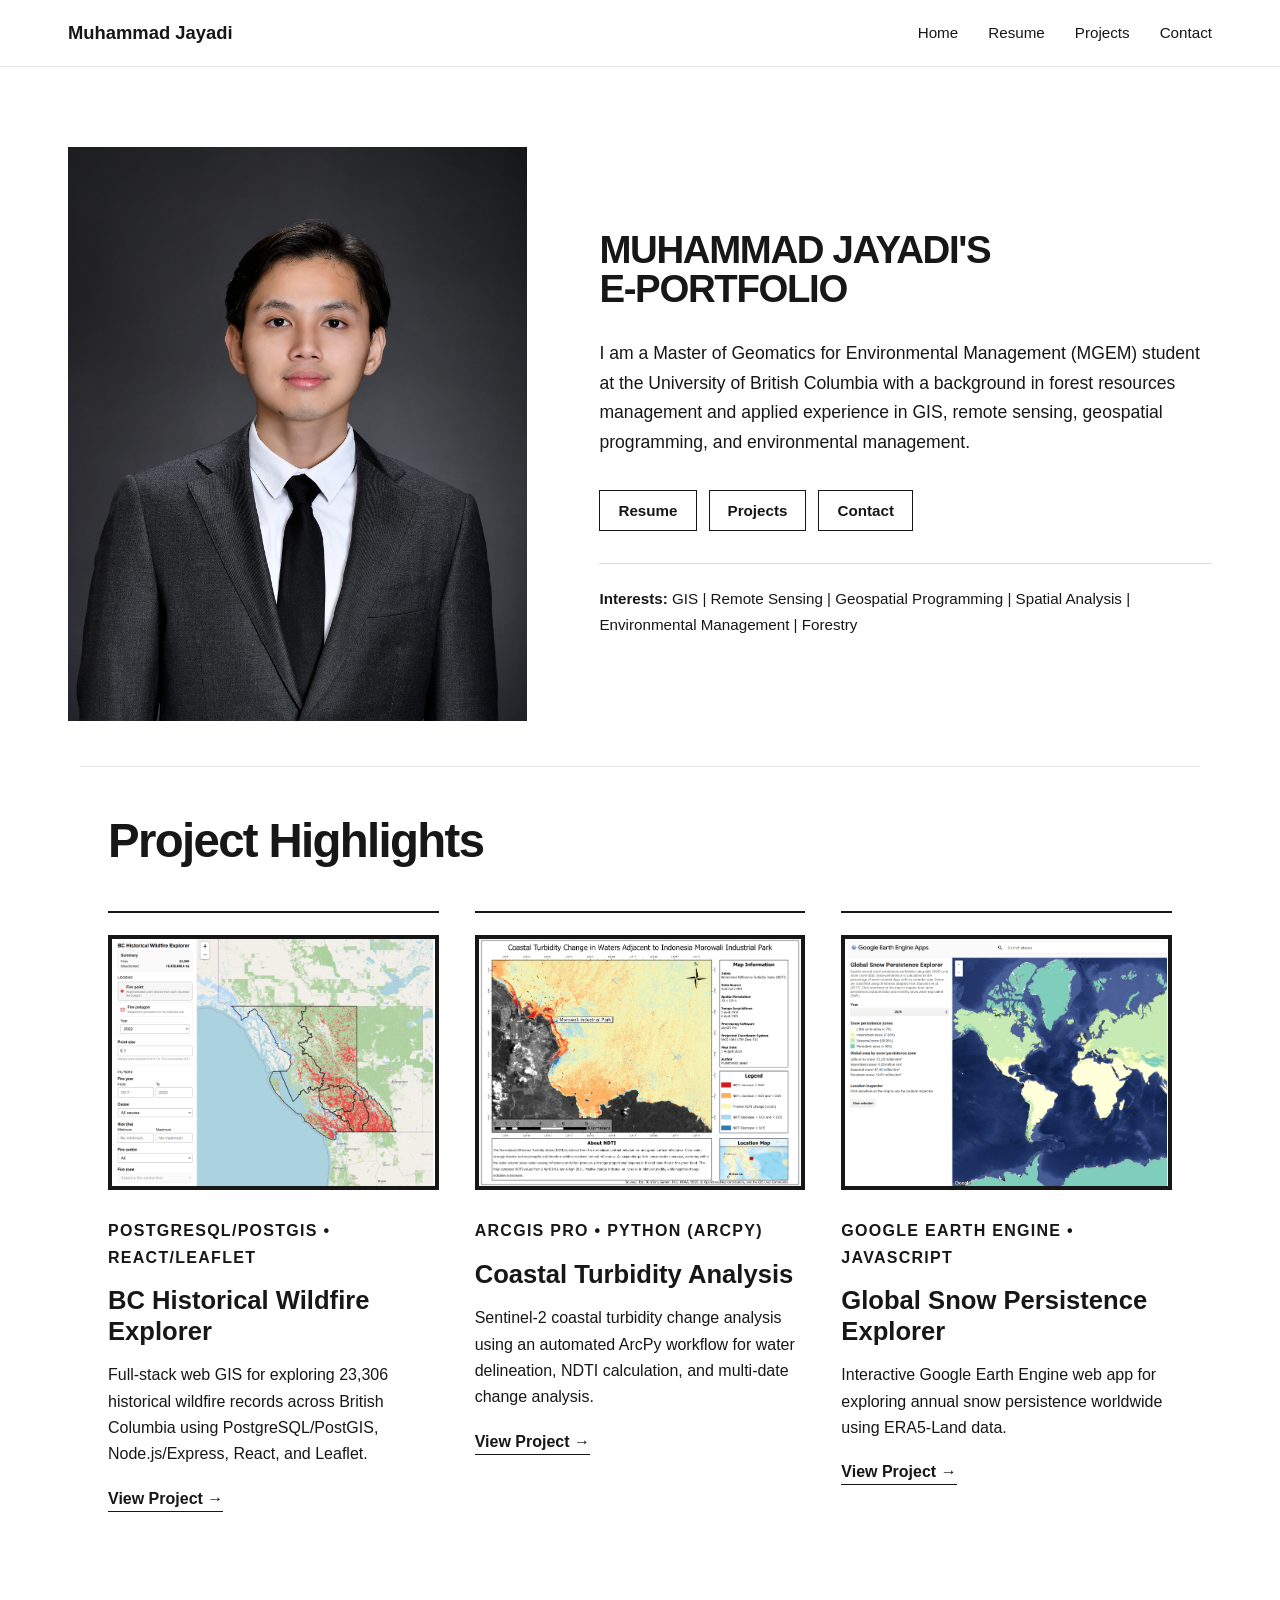
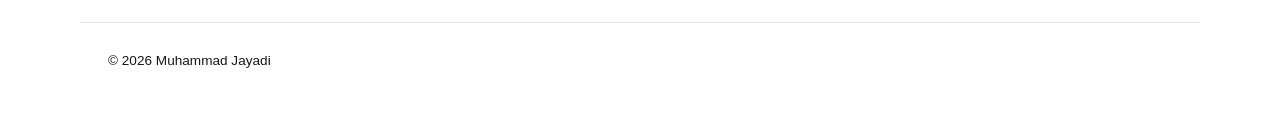
<file: index.html>
<!DOCTYPE html>
<html lang="en">

<head>
  <meta charset="UTF-8">
  <meta name="viewport" content="width=device-width, initial-scale=1.0">

  <title>Muhammad Jayadi | E-Portfolio</title>

  <link rel="stylesheet" href="styles.css">

  <style>

    .hero {
      padding-bottom: 45px;
    }

    .projects-section {
      padding-top: 50px;
    }

    .projects-grid {
      grid-template-columns: repeat(3, minmax(0, 1fr));
      gap: 36px;
    }

    .hero-content h1 {
      font-size: clamp(2.3rem, 3vw, 3.25rem);
      line-height: 1.02;
      letter-spacing: -0.035em;
      font-weight: 800;
      margin-bottom: 30px;
    }

    @media (max-width: 800px) {

      .hero {
        padding-bottom: 40px;
      }

      .projects-section {
        padding-top: 40px;
      }

      .projects-grid {
        grid-template-columns: 1fr;
        gap: 60px;
      }

      .hero-content h1 {
        font-size: clamp(2.4rem, 10vw, 3.5rem);
      }

    }

  </style>

</head>


<body>

  <!-- Navigation -->

  <header class="site-header">

    <nav class="navbar">

      <a class="site-name" href="index.html">
        Muhammad Jayadi
      </a>

      <ul class="nav-links">
        <li><a href="index.html">Home</a></li>
        <li><a href="resume.html">Resume</a></li>
        <li><a href="projects.html">Projects</a></li>
        <li><a href="contact.html">Contact</a></li>
      </ul>

    </nav>

  </header>


  <main>

    <!-- Hero -->

    <section class="hero">

      <div class="hero-image">

        <img
          src="images/newphoto.jpg"
          alt="Muhammad Jayadi"
        >

      </div>


      <div class="hero-content">

        <h1>
          MUHAMMAD JAYADI'S<br>
          E-PORTFOLIO
        </h1>


        <p class="hero-intro">
          I am a Master of Geomatics for Environmental Management (MGEM)
          student at the University of British Columbia with a background in
          forest resources management and applied experience in GIS, remote
          sensing, geospatial programming, and environmental management.
        </p>


        <div class="hero-links">

          <a href="resume.html">
            Resume
          </a>

          <a href="projects.html">
            Projects
          </a>

          <a href="contact.html">
            Contact
          </a>

        </div>


        <p class="hero-interests">
          <strong>Interests:</strong>
          GIS | Remote Sensing | Geospatial Programming |
          Spatial Analysis | Environmental Management | Forestry
        </p>

      </div>

    </section>


    <!-- Project Highlights -->

    <section class="projects-section">

      <div class="section-heading">

        <h2>
          Project Highlights
        </h2>

      </div>


      <div class="projects-grid">



        <!-- BC Historical Wildfire Explorer -->

        <article class="project-card">

          <a
            class="project-image"
            href="bc-historical-wildfire-explorer.html"
          >

            <img
              src="images/bc_historical_wildfire_explorer.png"
              alt="BC Historical Wildfire Explorer web GIS showing historical wildfire records and fire-management boundaries"
            >

          </a>


          <div class="project-content">

            <p class="project-type">
              PostgreSQL/PostGIS • React/Leaflet
            </p>

            <h3>
              BC Historical Wildfire Explorer
            </h3>

            <p>
              Full-stack web GIS for exploring 23,306 historical wildfire
              records across British Columbia using PostgreSQL/PostGIS,
              Node.js/Express, React, and Leaflet.
            </p>

            <a
              class="project-link"
              href="bc-historical-wildfire-explorer.html"
            >
              View Project →
            </a>

          </div>

        </article>


        <!-- Coastal Turbidity Analysis -->

        <article class="project-card">

          <a
            class="project-image project-image-map"
            href="coastal-turbidity-analysis.html"
          >

            <img
              src="images/morowali_turbidity_map.png"
              alt="Coastal turbidity change map near the Indonesia Morowali Industrial Park"
            >

          </a>


          <div class="project-content">

            <p class="project-type">
              ArcGIS Pro • Python (ArcPy)
            </p>

            <h3>
              Coastal Turbidity Analysis
            </h3>

            <p>
              Sentinel-2 coastal turbidity change analysis using an automated
              ArcPy workflow for water delineation, NDTI calculation, and
              multi-date change analysis.
            </p>

            <a
              class="project-link"
              href="coastal-turbidity-analysis.html"
            >
              View Project →
            </a>

          </div>

        </article>


        <!-- Global Snow Persistence Explorer -->

        <article class="project-card">

          <a
            class="project-image"
            href="global-snow-persistence-explorer.html"
          >

            <img
              src="images/snow_persistence_explorer.png"
              alt="Global Snow Persistence Explorer Google Earth Engine web app"
            >

          </a>


          <div class="project-content">

            <p class="project-type">
              Google Earth Engine • JavaScript
            </p>

            <h3>
              Global Snow Persistence Explorer
            </h3>

            <p>
              Interactive Google Earth Engine web app for exploring annual
              snow persistence worldwide using ERA5-Land data.
            </p>

            <a
              class="project-link"
              href="global-snow-persistence-explorer.html"
            >
              View Project →
            </a>

          </div>

        </article>


      </div>

    </section>

  </main>


  <!-- Footer -->

  <footer class="site-footer">
    <p>© 2026 Muhammad Jayadi</p>
  </footer>


</body>

</html>
</file>
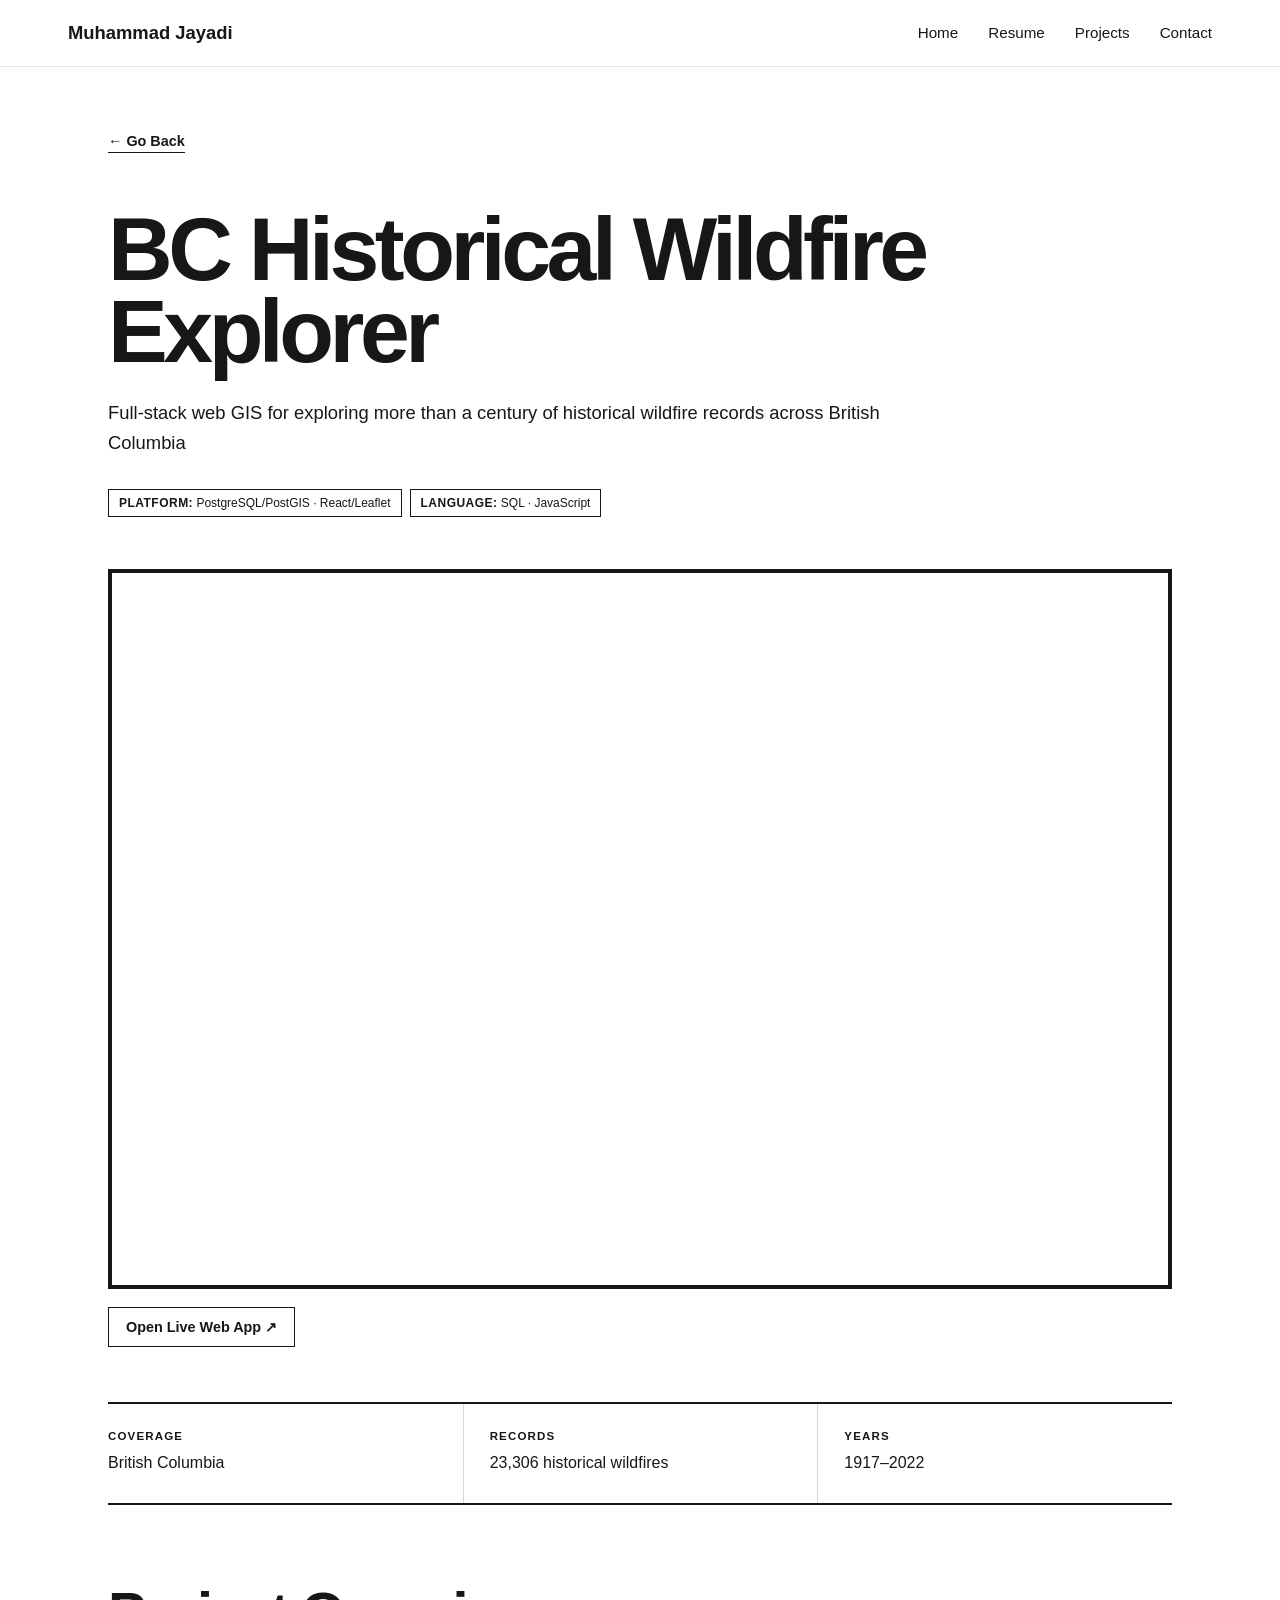
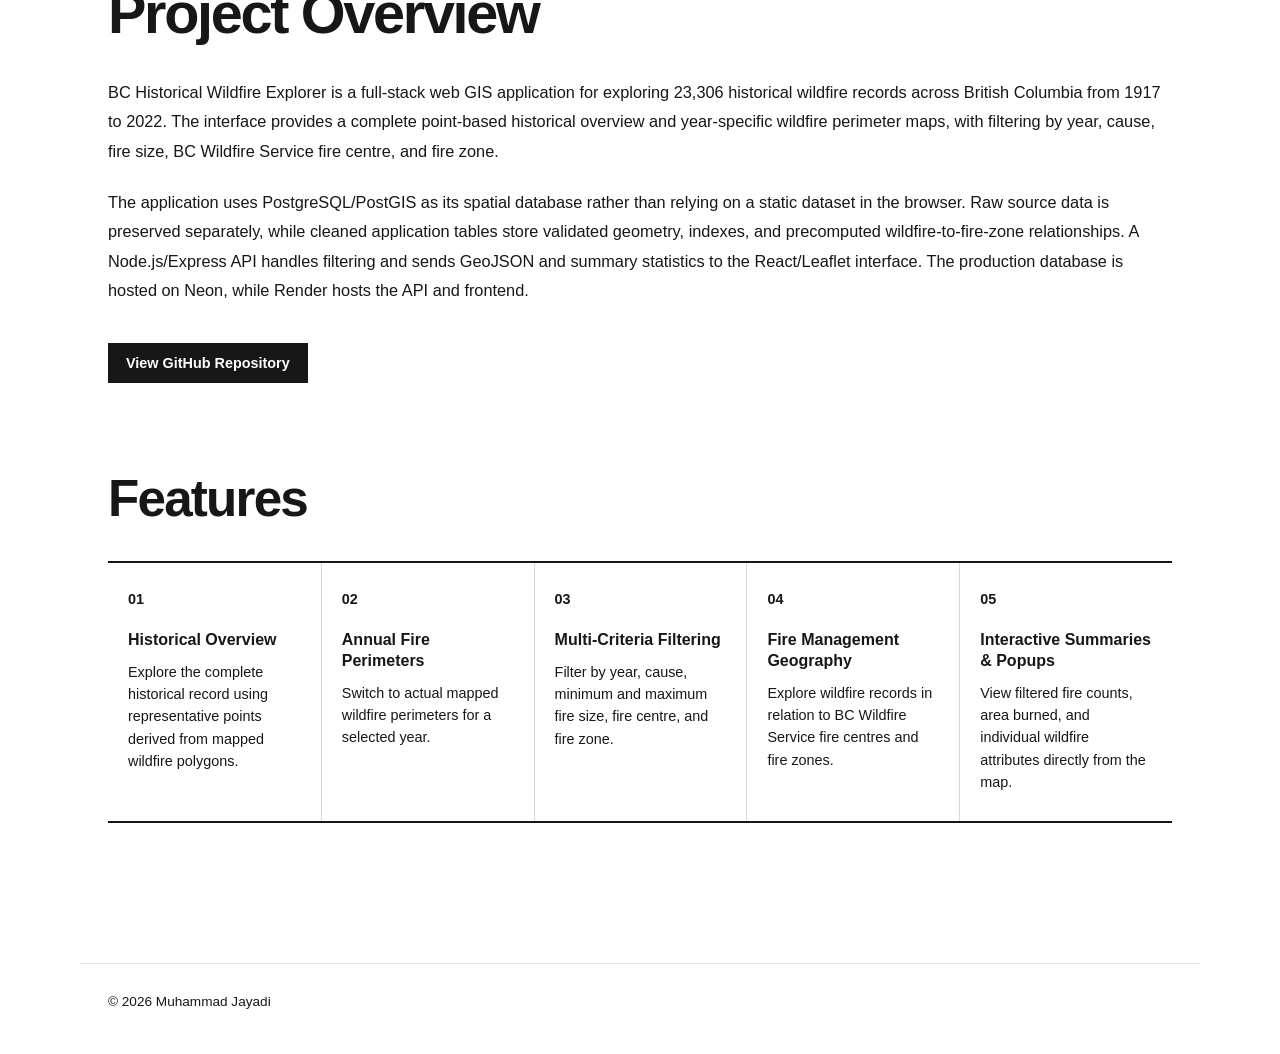
<file: bc-historical-wildfire-explorer.html>
<!DOCTYPE html>
<html lang="en">

<head>
  <meta charset="UTF-8">
  <meta name="viewport" content="width=device-width, initial-scale=1.0">

  <title>BC Historical Wildfire Explorer | Muhammad Jayadi</title>

  <link rel="stylesheet" href="styles.css">

  <style>

    .case-study {
      max-width: 1120px;
      margin: 0 auto;
      padding: 65px 28px 120px;
    }

    .case-back {
      display: inline-block;
      margin-bottom: 55px;
      font-size: 0.9rem;
      font-weight: 700;
      border-bottom: 1px solid #171717;
      padding-bottom: 3px;
    }

    .case-back:hover {
      opacity: 0.55;
    }

    .case-hero {
      max-width: 950px;
      margin-bottom: 52px;
    }

    .case-hero h1 {
      font-size: clamp(3.7rem, 7vw, 6.8rem);
      line-height: 0.92;
      letter-spacing: -0.05em;
      font-weight: 800;
      margin-bottom: 25px;
    }

    .case-subtitle {
      max-width: 820px;
      font-size: 1.15rem;
      line-height: 1.65;
    }

    .case-metadata {
      display: flex;
      flex-wrap: wrap;
      gap: 8px;
      margin-top: 30px;
    }

    .case-tag {
      border: 1px solid #171717;
      padding: 7px 10px;
      font-size: 0.75rem;
      line-height: 1;
    }

    .case-tag strong {
      font-weight: 800;
      letter-spacing: 0.04em;
    }

    .app-embed {
      width: 100%;
      height: 720px;
      border: 4px solid #171717;
      background: #ffffff;
      overflow: hidden;
      margin-bottom: 18px;
    }

    .app-embed iframe {
      display: block;
      width: 100%;
      height: 100%;
      border: 0;
    }

    .app-action {
      margin-bottom: 55px;
    }

    .app-action a {
      display: inline-block;
      border: 1px solid #171717;
      padding: 11px 17px;
      font-size: 0.9rem;
      font-weight: 700;
      transition:
        background 0.2s ease,
        color 0.2s ease;
    }

    .app-action a:hover {
      background: #171717;
      color: #ffffff;
    }

    .case-snapshot {
      display: grid;
      grid-template-columns: repeat(3, minmax(0, 1fr));
      border-top: 2px solid #171717;
      border-bottom: 2px solid #171717;
      margin-bottom: 80px;
    }

    .snapshot-item {
      padding: 26px 26px 28px 0;
    }

    .snapshot-item + .snapshot-item {
      border-left: 1px solid #d7d7d7;
      padding-left: 26px;
    }

    .snapshot-label {
      font-size: 0.72rem;
      font-weight: 800;
      letter-spacing: 0.1em;
      margin-bottom: 9px;
    }

    .snapshot-value {
      font-size: 1rem;
      line-height: 1.55;
    }

    .case-overview {
      width: 100%;
      margin-bottom: 90px;
    }

    .case-overview h2 {
      font-size: clamp(2.5rem, 4.5vw, 4rem);
      line-height: 1;
      letter-spacing: -0.04em;
      margin-bottom: 35px;
    }

    .overview-text {
      width: 100%;
    }

    .overview-text p {
      font-size: 1.02rem;
      line-height: 1.8;
    }

    .overview-text p + p {
      margin-top: 22px;
    }

    .overview-action {
      margin-top: 38px;
    }

    .overview-action a {
      display: inline-block;
      background: #171717;
      color: #ffffff;
      border: 1px solid #171717;
      padding: 11px 17px;
      font-size: 0.9rem;
      font-weight: 700;
      transition:
        background 0.2s ease,
        color 0.2s ease;
    }

    .overview-action a:hover {
      background: #ffffff;
      color: #171717;
    }

    .features-section {
      margin-bottom: 20px;
    }

    .features-heading {
      margin-bottom: 36px;
    }

    .features-heading h2 {
      font-size: clamp(2.3rem, 4vw, 3.8rem);
      line-height: 1;
      letter-spacing: -0.035em;
    }

    .features-grid {
      display: grid;
      grid-template-columns: repeat(5, minmax(0, 1fr));
      border-top: 2px solid #171717;
      border-bottom: 2px solid #171717;
    }

    .feature-item {
      padding: 25px 20px 28px;
    }

    .feature-item + .feature-item {
      border-left: 1px solid #d7d7d7;
    }

    .feature-number {
      font-size: 0.75rem;
      font-weight: 800;
      margin-bottom: 20px;
    }

    .feature-item h3 {
      font-size: 1rem;
      line-height: 1.3;
      margin-bottom: 10px;
    }

    .feature-item p {
      font-size: 0.9rem;
      line-height: 1.55;
    }

    @media (max-width: 800px) {

      .case-study {
        padding-top: 45px;
      }

      .case-back {
        margin-bottom: 40px;
      }

      .case-hero h1 {
        font-size: clamp(3rem, 13vw, 5rem);
      }

      .app-embed {
        height: 600px;
      }

      .case-snapshot {
        grid-template-columns: 1fr;
      }

      .snapshot-item {
        padding: 22px 0;
      }

      .snapshot-item + .snapshot-item {
        border-left: 0;
        border-top: 1px solid #d7d7d7;
        padding-left: 0;
      }

      .features-grid {
        grid-template-columns: 1fr;
      }

      .feature-item {
        padding-left: 0;
        padding-right: 0;
      }

      .feature-item + .feature-item {
        border-left: 0;
        border-top: 1px solid #d7d7d7;
      }

    }

  </style>

</head>


<body>

  <!-- Navigation -->

  <header class="site-header">

    <nav class="navbar">

      <a class="site-name" href="index.html">
        Muhammad Jayadi
      </a>

      <ul class="nav-links">
        <li><a href="index.html">Home</a></li>
        <li><a href="resume.html">Resume</a></li>
        <li><a href="projects.html">Projects</a></li>
        <li><a href="contact.html">Contact</a></li>
      </ul>

    </nav>

  </header>


  <main class="case-study">

    <!-- Go Back -->

    <a
      class="case-back"
      href="projects.html"
    >
      ← Go Back
    </a>


    <!-- Hero -->

    <section class="case-hero">

      <h1>
        BC Historical Wildfire Explorer
      </h1>

      <p class="case-subtitle">
        Full-stack web GIS for exploring more than a century of historical
        wildfire records across British Columbia
      </p>


      <div class="case-metadata">

        <span class="case-tag">
          <strong>PLATFORM:</strong> PostgreSQL/PostGIS · React/Leaflet
        </span>

        <span class="case-tag">
          <strong>LANGUAGE:</strong> SQL · JavaScript
        </span>

      </div>

    </section>


    <!-- Live Web App -->

    <div class="app-embed">

      <iframe
        src="https://bc-historical-wildfire-explorer.onrender.com"
        title="BC Historical Wildfire Explorer"
        loading="lazy"
        allowfullscreen>
      </iframe>

    </div>


    <div class="app-action">

      <a
        href="https://bc-historical-wildfire-explorer.onrender.com"
        target="_blank"
        rel="noopener noreferrer"
      >
        Open Live Web App ↗
      </a>

    </div>


    <!-- Snapshot -->

    <section class="case-snapshot">

      <div class="snapshot-item">

        <p class="snapshot-label">
          COVERAGE
        </p>

        <p class="snapshot-value">
          British Columbia
        </p>

      </div>


      <div class="snapshot-item">

        <p class="snapshot-label">
          RECORDS
        </p>

        <p class="snapshot-value">
          23,306 historical wildfires
        </p>

      </div>


      <div class="snapshot-item">

        <p class="snapshot-label">
          YEARS
        </p>

        <p class="snapshot-value">
          1917–2022
        </p>

      </div>

    </section>


    <!-- Project Overview -->

    <section class="case-overview">

      <h2>
        Project Overview
      </h2>


      <div class="overview-text">

        <p>
          BC Historical Wildfire Explorer is a full-stack web GIS application
          for exploring 23,306 historical wildfire records across British
          Columbia from 1917 to 2022. The interface provides a complete
          point-based historical overview and year-specific wildfire perimeter
          maps, with filtering by year, cause, fire size, BC Wildfire Service
          fire centre, and fire zone.
        </p>

        <p>
          The application uses PostgreSQL/PostGIS as its spatial database rather
          than relying on a static dataset in the browser. Raw source data is
          preserved separately, while cleaned application tables store
          validated geometry, indexes, and precomputed wildfire-to-fire-zone
          relationships. A Node.js/Express API handles filtering and sends
          GeoJSON and summary statistics to the React/Leaflet interface. The
          production database is hosted on Neon, while Render hosts the API and
          frontend.
        </p>

      </div>


      <div class="overview-action">

        <a
          href="https://github.com/muhammadihsanjayadi/bc-historical-wildfire-explorer"
          target="_blank"
          rel="noopener noreferrer"
        >
          View GitHub Repository
        </a>

      </div>

    </section>


    <!-- Features -->

    <section class="features-section">

      <div class="features-heading">

        <h2>
          Features
        </h2>

      </div>


      <div class="features-grid">

        <article class="feature-item">

          <p class="feature-number">
            01
          </p>

          <h3>
            Historical Overview
          </h3>

          <p>
            Explore the complete historical record using representative points
            derived from mapped wildfire polygons.
          </p>

        </article>


        <article class="feature-item">

          <p class="feature-number">
            02
          </p>

          <h3>
            Annual Fire Perimeters
          </h3>

          <p>
            Switch to actual mapped wildfire perimeters for a selected year.
          </p>

        </article>


        <article class="feature-item">

          <p class="feature-number">
            03
          </p>

          <h3>
            Multi-Criteria Filtering
          </h3>

          <p>
            Filter by year, cause, minimum and maximum fire size, fire centre,
            and fire zone.
          </p>

        </article>


        <article class="feature-item">

          <p class="feature-number">
            04
          </p>

          <h3>
            Fire Management Geography
          </h3>

          <p>
            Explore wildfire records in relation to BC Wildfire Service fire
            centres and fire zones.
          </p>

        </article>


        <article class="feature-item">

          <p class="feature-number">
            05
          </p>

          <h3>
            Interactive Summaries &amp; Popups
          </h3>

          <p>
            View filtered fire counts, area burned, and individual wildfire
            attributes directly from the map.
          </p>

        </article>

      </div>

    </section>

  </main>


  <!-- Footer -->

  <footer class="site-footer">
    <p>© 2026 Muhammad Jayadi</p>
  </footer>

</body>

</html>
</file>
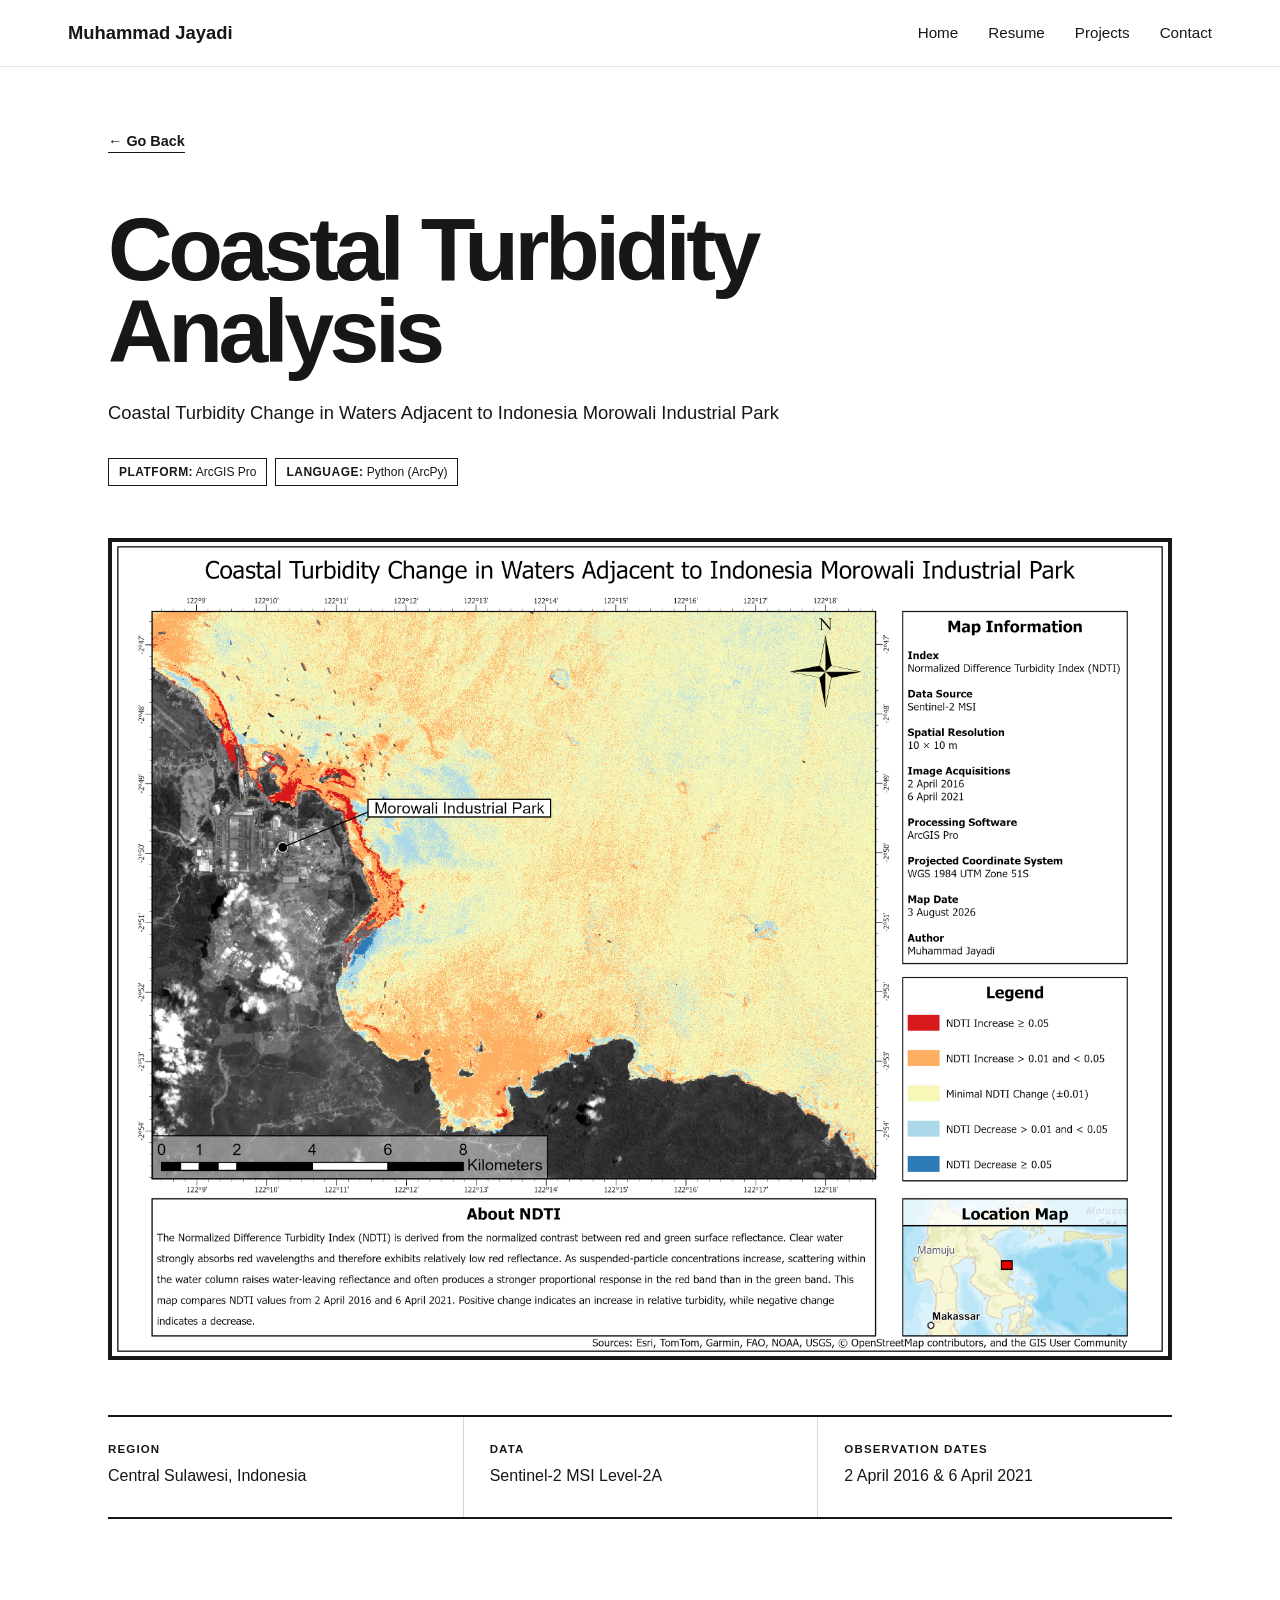
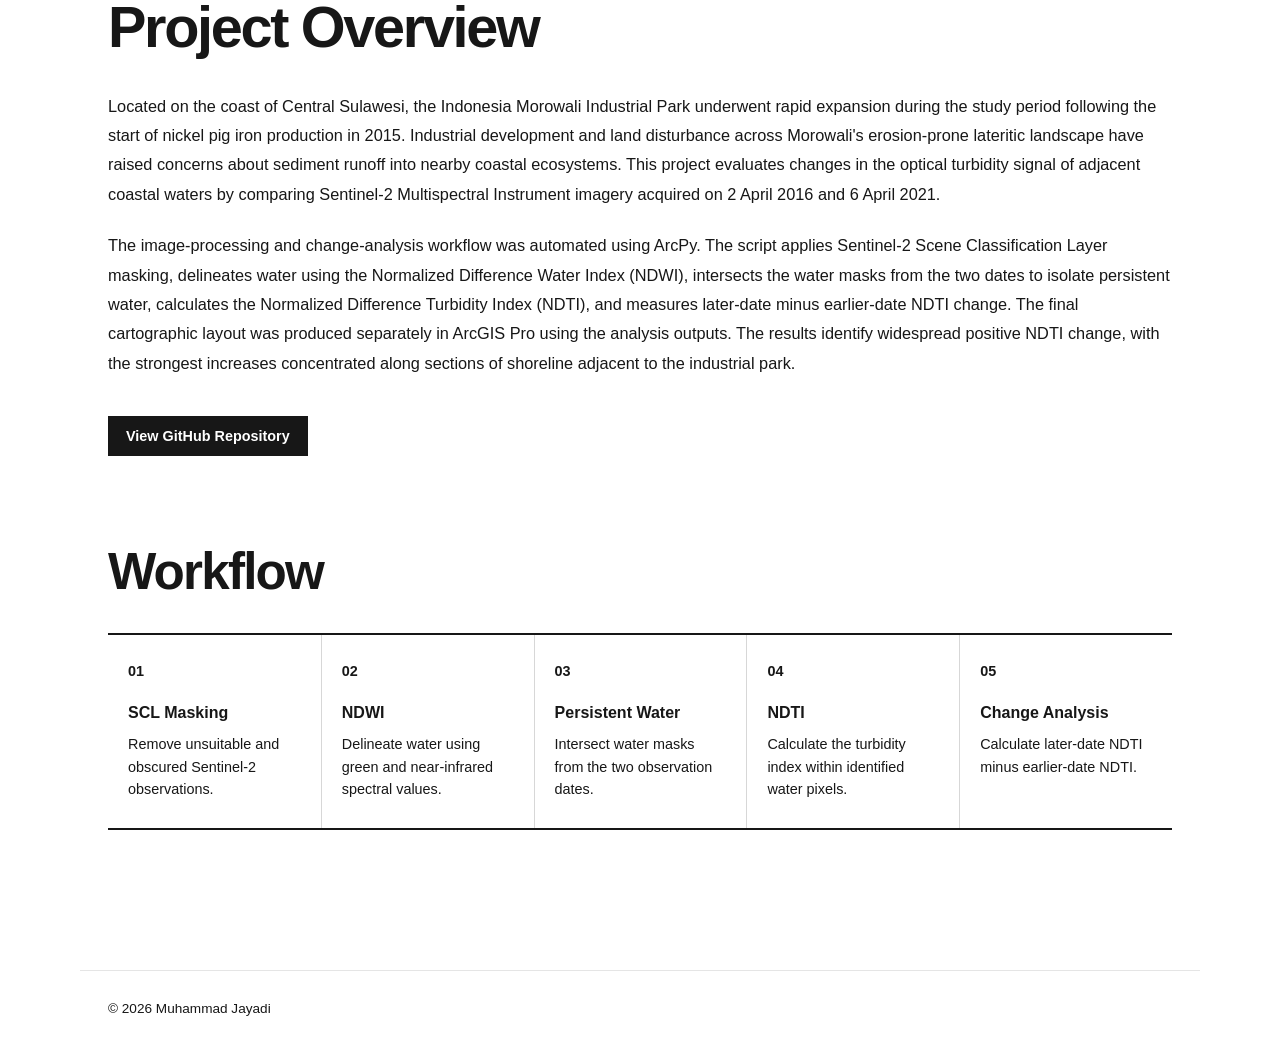
<file: coastal-turbidity-analysis.html>
<!DOCTYPE html>
<html lang="en">

<head>
  <meta charset="UTF-8">
  <meta name="viewport" content="width=device-width, initial-scale=1.0">

  <title>Coastal Turbidity Analysis | Muhammad Jayadi</title>

  <link rel="stylesheet" href="styles.css">

  <style>

    .case-study {
      max-width: 1120px;
      margin: 0 auto;
      padding: 65px 28px 120px;
    }

    .case-back {
      display: inline-block;
      margin-bottom: 55px;
      font-size: 0.9rem;
      font-weight: 700;
      border-bottom: 1px solid #171717;
      padding-bottom: 3px;
    }

    .case-back:hover {
      opacity: 0.55;
    }

    .case-hero {
      max-width: 950px;
      margin-bottom: 52px;
    }

    .case-hero h1 {
      font-size: clamp(3.7rem, 7vw, 6.8rem);
      line-height: 0.92;
      letter-spacing: -0.05em;
      font-weight: 800;
      margin-bottom: 25px;
    }

    .case-subtitle {
      max-width: 820px;
      font-size: 1.15rem;
      line-height: 1.65;
    }

    .case-metadata {
      display: flex;
      flex-wrap: wrap;
      gap: 8px;
      margin-top: 30px;
    }

    .case-tag {
      border: 1px solid #171717;
      padding: 7px 10px;
      font-size: 0.75rem;
      line-height: 1;
    }

    .case-tag strong {
      font-weight: 800;
      letter-spacing: 0.04em;
    }

    .case-map {
      display: block;
      width: 100%;
      aspect-ratio: 11 / 8.5;
      overflow: hidden;
      border: 4px solid #171717;
      margin-bottom: 55px;
      background: #ffffff;
    }

    .case-map img {
      width: 100%;
      height: 100%;
      object-fit: contain;
      object-position: center;
      transition: opacity 0.25s ease;
    }

    .case-map:hover img {
      opacity: 0.93;
    }

    .case-snapshot {
      display: grid;
      grid-template-columns: repeat(3, minmax(0, 1fr));
      border-top: 2px solid #171717;
      border-bottom: 2px solid #171717;
      margin-bottom: 80px;
    }

    .snapshot-item {
      padding: 26px 26px 28px 0;
    }

    .snapshot-item + .snapshot-item {
      border-left: 1px solid #d7d7d7;
      padding-left: 26px;
    }

    .snapshot-label {
      font-size: 0.72rem;
      font-weight: 800;
      letter-spacing: 0.1em;
      margin-bottom: 9px;
    }

    .snapshot-value {
      font-size: 1rem;
      line-height: 1.55;
    }

    .case-overview {
      width: 100%;
      margin-bottom: 90px;
    }

    .case-overview h2 {
      font-size: clamp(2.5rem, 4.5vw, 4rem);
      line-height: 1;
      letter-spacing: -0.04em;
      margin-bottom: 35px;
    }

    .overview-text {
      width: 100%;
    }

    .overview-text p {
      font-size: 1.02rem;
      line-height: 1.8;
    }

    .overview-text p + p {
      margin-top: 22px;
    }

    .overview-action {
      margin-top: 38px;
    }

    .overview-action a {
      display: inline-block;
      background: #171717;
      color: #ffffff;
      border: 1px solid #171717;
      padding: 11px 17px;
      font-size: 0.9rem;
      font-weight: 700;
      transition:
        background 0.2s ease,
        color 0.2s ease;
    }

    .overview-action a:hover {
      background: #ffffff;
      color: #171717;
    }

    .workflow-section {
      margin-bottom: 20px;
    }

    .workflow-heading {
      margin-bottom: 36px;
    }

    .workflow-heading h2 {
      font-size: clamp(2.3rem, 4vw, 3.8rem);
      line-height: 1;
      letter-spacing: -0.035em;
    }

    .workflow-grid {
      display: grid;
      grid-template-columns: repeat(5, minmax(0, 1fr));
      border-top: 2px solid #171717;
      border-bottom: 2px solid #171717;
    }

    .workflow-step {
      padding: 25px 20px 28px;
    }

    .workflow-step + .workflow-step {
      border-left: 1px solid #d7d7d7;
    }

    .workflow-number {
      font-size: 0.75rem;
      font-weight: 800;
      margin-bottom: 20px;
    }

    .workflow-step h3 {
      font-size: 1rem;
      line-height: 1.3;
      margin-bottom: 10px;
    }

    .workflow-step p {
      font-size: 0.9rem;
      line-height: 1.55;
    }

    @media (max-width: 800px) {

      .case-study {
        padding-top: 45px;
      }

      .case-back {
        margin-bottom: 40px;
      }

      .case-hero h1 {
        font-size: clamp(3rem, 13vw, 5rem);
      }

      .case-snapshot {
        grid-template-columns: 1fr;
      }

      .snapshot-item {
        padding: 22px 0;
      }

      .snapshot-item + .snapshot-item {
        border-left: 0;
        border-top: 1px solid #d7d7d7;
        padding-left: 0;
      }

      .workflow-grid {
        grid-template-columns: 1fr;
      }

      .workflow-step {
        padding-left: 0;
        padding-right: 0;
      }

      .workflow-step + .workflow-step {
        border-left: 0;
        border-top: 1px solid #d7d7d7;
      }

    }

  </style>

</head>


<body>

  <!-- Navigation -->

  <header class="site-header">

    <nav class="navbar">

      <a class="site-name" href="index.html">
        Muhammad Jayadi
      </a>

      <ul class="nav-links">
        <li><a href="index.html">Home</a></li>
        <li><a href="resume.html">Resume</a></li>
        <li><a href="projects.html">Projects</a></li>
        <li><a href="contact.html">Contact</a></li>
      </ul>

    </nav>

  </header>


  <main class="case-study">

    <!-- Go Back -->

    <a
      class="case-back"
      href="projects.html"
    >
      ← Go Back
    </a>


    <!-- Hero -->

    <section class="case-hero">

      <h1>
        Coastal Turbidity Analysis
      </h1>

      <p class="case-subtitle">
        Coastal Turbidity Change in Waters Adjacent to Indonesia Morowali
        Industrial Park
      </p>


      <div class="case-metadata">

        <span class="case-tag">
          <strong>PLATFORM:</strong> ArcGIS Pro
        </span>

        <span class="case-tag">
          <strong>LANGUAGE:</strong> Python (ArcPy)
        </span>

      </div>

    </section>


    <!-- Main Map -->

    <a
      class="case-map"
      href="images/morowali_turbidity_map.png"
      target="_blank"
      rel="noopener noreferrer"
    >

      <img
        src="images/morowali_turbidity_map.png"
        alt="Coastal turbidity change map near the Indonesia Morowali Industrial Park"
      >

    </a>


    <!-- Snapshot -->

    <section class="case-snapshot">

      <div class="snapshot-item">

        <p class="snapshot-label">
          REGION
        </p>

        <p class="snapshot-value">
          Central Sulawesi, Indonesia
        </p>

      </div>


      <div class="snapshot-item">

        <p class="snapshot-label">
          DATA
        </p>

        <p class="snapshot-value">
          Sentinel-2 MSI Level-2A
        </p>

      </div>


      <div class="snapshot-item">

        <p class="snapshot-label">
          OBSERVATION DATES
        </p>

        <p class="snapshot-value">
          2 April 2016 &amp; 6 April 2021
        </p>

      </div>

    </section>


    <!-- Project Overview -->

    <section class="case-overview">

      <h2>
        Project Overview
      </h2>


      <div class="overview-text">

        <p>
          Located on the coast of Central Sulawesi, the Indonesia Morowali
          Industrial Park underwent rapid expansion during the study period
          following the start of nickel pig iron production in 2015.
          Industrial development and land disturbance across Morowali's
          erosion-prone lateritic landscape have raised concerns about
          sediment runoff into nearby coastal ecosystems. This project
          evaluates changes in the optical turbidity signal of adjacent
          coastal waters by comparing Sentinel-2 Multispectral Instrument
          imagery acquired on 2 April 2016 and 6 April 2021.
        </p>

        <p>
          The image-processing and change-analysis workflow was automated
          using ArcPy. The script applies Sentinel-2 Scene Classification
          Layer masking, delineates water using the Normalized Difference
          Water Index (NDWI), intersects the water masks from the two dates
          to isolate persistent water, calculates the Normalized Difference
          Turbidity Index (NDTI), and measures later-date minus earlier-date
          NDTI change. The final cartographic layout was produced separately
          in ArcGIS Pro using the analysis outputs. The results identify
          widespread positive NDTI change, with the strongest increases
          concentrated along sections of shoreline adjacent to the
          industrial park.
        </p>

      </div>


      <div class="overview-action">

        <a
          href="https://github.com/muhammadihsanjayadi/coastal-turbidity-analysis"
          target="_blank"
          rel="noopener noreferrer"
        >
          View GitHub Repository
        </a>

      </div>

    </section>


    <!-- Workflow -->

    <section class="workflow-section">

      <div class="workflow-heading">

        <h2>
          Workflow
        </h2>

      </div>


      <div class="workflow-grid">

        <article class="workflow-step">

          <p class="workflow-number">
            01
          </p>

          <h3>
            SCL Masking
          </h3>

          <p>
            Remove unsuitable and obscured Sentinel-2 observations.
          </p>

        </article>


        <article class="workflow-step">

          <p class="workflow-number">
            02
          </p>

          <h3>
            NDWI
          </h3>

          <p>
            Delineate water using green and near-infrared spectral values.
          </p>

        </article>


        <article class="workflow-step">

          <p class="workflow-number">
            03
          </p>

          <h3>
            Persistent Water
          </h3>

          <p>
            Intersect water masks from the two observation dates.
          </p>

        </article>


        <article class="workflow-step">

          <p class="workflow-number">
            04
          </p>

          <h3>
            NDTI
          </h3>

          <p>
            Calculate the turbidity index within identified water pixels.
          </p>

        </article>


        <article class="workflow-step">

          <p class="workflow-number">
            05
          </p>

          <h3>
            Change Analysis
          </h3>

          <p>
            Calculate later-date NDTI minus earlier-date NDTI.
          </p>

        </article>

      </div>

    </section>

  </main>


  <!-- Footer -->

  <footer class="site-footer">
    <p>© 2026 Muhammad Jayadi</p>
  </footer>

</body>

</html>
</file>
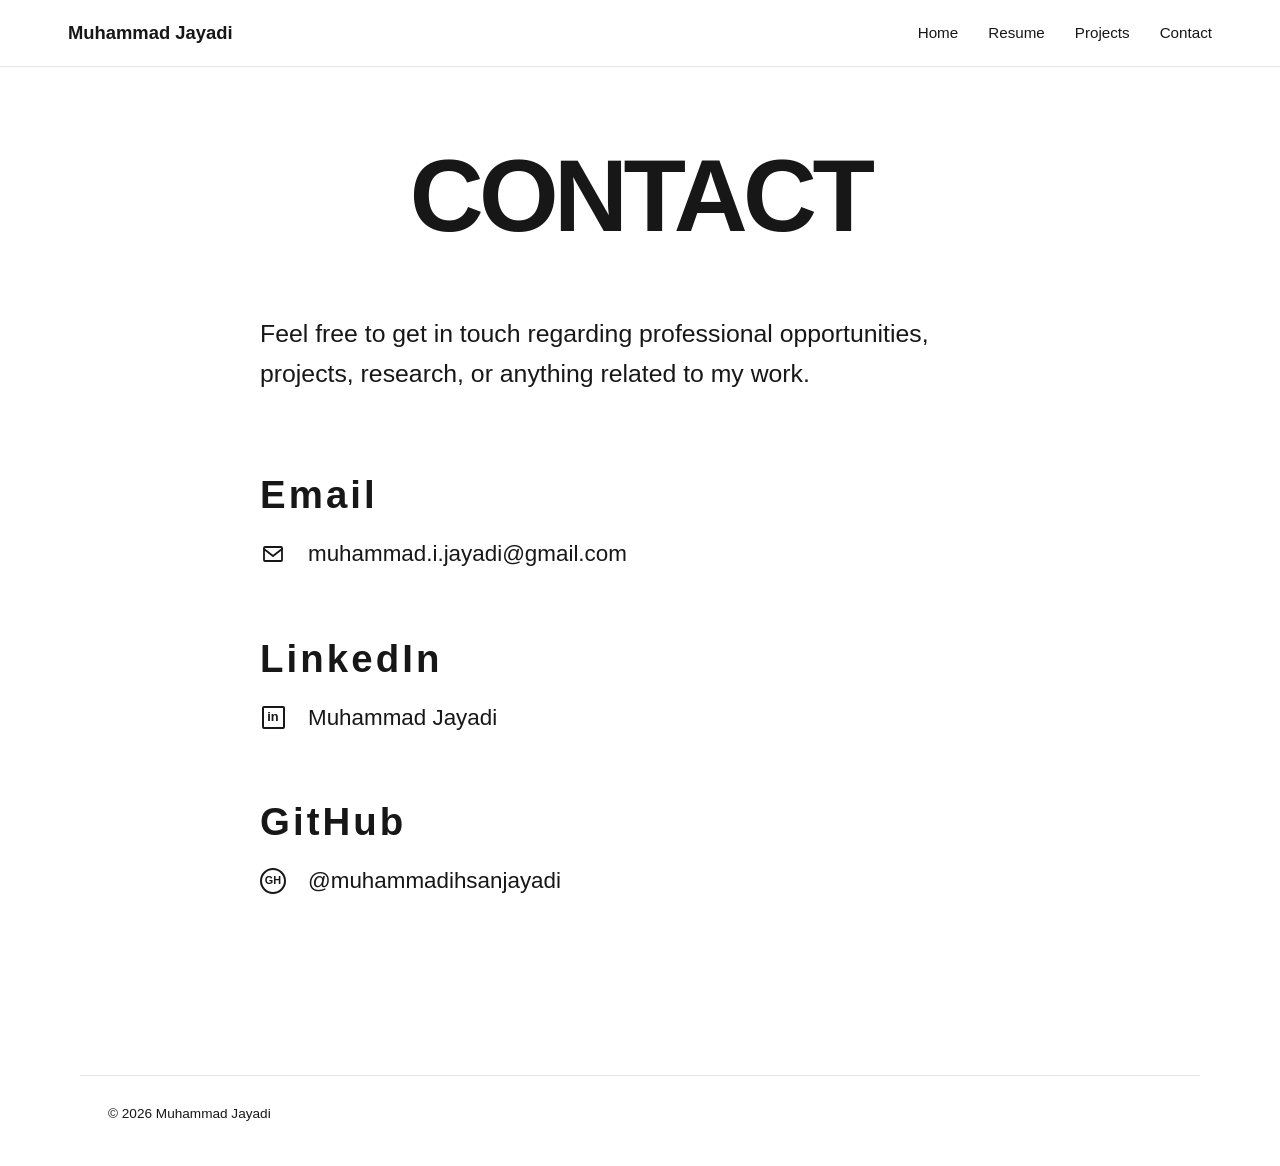
<file: contact.html>
<!DOCTYPE html>
<html lang="en">

<head>
  <meta charset="UTF-8">
  <meta name="viewport" content="width=device-width, initial-scale=1.0">

  <title>Contact | Muhammad Jayadi</title>

  <link rel="stylesheet" href="styles.css">

  <style>

    .contact-page {
      max-width: 1120px;
      margin: 0 auto;
      padding: 80px 28px 120px;
    }

    .contact-heading {
      text-align: center;
      padding-bottom: 70px;
    }

    .contact-heading h1 {
      font-size: clamp(4rem, 8vw, 7rem);
      line-height: 0.95;
      letter-spacing: -0.045em;
      font-weight: 800;
    }

    .contact-intro {
      max-width: 760px;
      margin: 0 auto 80px;
      text-align: left;
    }

    .contact-intro p {
      max-width: 700px;
      font-size: 1.55rem;
      line-height: 1.6;
    }

    .contact-methods {
      max-width: 760px;
      margin: 0 auto;
    }

    .contact-method {
      padding: 0 0 58px;
    }

    .contact-method + .contact-method {
      padding-top: 10px;
    }

    .contact-method h2 {
      font-size: clamp(1.8rem, 3vw, 2.5rem);
      line-height: 1.1;
      letter-spacing: 0.08em;
      font-weight: 650;
      margin-bottom: 22px;
    }

    .contact-link {
      display: inline-flex;
      align-items: center;
      gap: 22px;

      font-size: clamp(1.05rem, 2vw, 1.4rem);
      line-height: 1.4;

      transition: opacity 0.2s ease;
    }

    .contact-link:hover {
      opacity: 0.55;
    }

    .contact-icon {
      width: 26px;
      height: 26px;
      flex: 0 0 26px;

      display: flex;
      align-items: center;
      justify-content: center;
    }

    .contact-icon svg {
      width: 24px;
      height: 24px;

      stroke: currentColor;
      fill: none;

      stroke-width: 1.8;
      stroke-linecap: round;
      stroke-linejoin: round;
    }

    .linkedin-icon {
      width: 23px;
      height: 23px;

      border: 2px solid #171717;
      border-radius: 2px;

      display: flex;
      align-items: center;
      justify-content: center;

      font-size: 0.8rem;
      font-weight: 800;
      line-height: 1;
    }

    .github-icon {
      width: 26px;
      height: 26px;

      display: flex;
      align-items: center;
      justify-content: center;

      font-size: 0.68rem;
      font-weight: 800;

      border: 2px solid #171717;
      border-radius: 50%;
    }

    @media (max-width: 800px) {

      .contact-page {
        padding-top: 60px;
      }

      .contact-heading {
        padding-bottom: 55px;
      }

      .contact-intro {
        margin-bottom: 65px;
      }

      .contact-intro p {
        font-size: 1.3rem;
      }

      .contact-method {
        padding-bottom: 50px;
      }

      .contact-method h2 {
        margin-bottom: 18px;
      }

      .contact-link {
        gap: 16px;
        overflow-wrap: anywhere;
      }

    }

  </style>

</head>


<body>

  <!-- Navigation -->

  <header class="site-header">

    <nav class="navbar">

      <a class="site-name" href="index.html">
        Muhammad Jayadi
      </a>

      <ul class="nav-links">
        <li><a href="index.html">Home</a></li>
        <li><a href="resume.html">Resume</a></li>
        <li><a href="projects.html">Projects</a></li>
        <li><a href="contact.html">Contact</a></li>
      </ul>

    </nav>

  </header>


  <main class="contact-page">

    <!-- Heading -->

    <section class="contact-heading">

      <h1>
        CONTACT
      </h1>

    </section>


    <!-- Intro -->

    <section class="contact-intro">

      <p>
        Feel free to get in touch regarding professional opportunities,
        projects, research, or anything related to my work.
      </p>

    </section>


    <!-- Contact Methods -->

    <section class="contact-methods">


      <!-- Email -->

      <div class="contact-method">

        <h2>
          Email
        </h2>

        <a
          class="contact-link"
          href="mailto:muhammad.i.jayadi@gmail.com"
        >

          <span class="contact-icon">

            <svg viewBox="0 0 24 24" aria-hidden="true">
              <rect x="3" y="5" width="18" height="14" rx="1"></rect>
              <path d="M3 7l9 7 9-7"></path>
            </svg>

          </span>

          <span>
            muhammad.i.jayadi@gmail.com
          </span>

        </a>

      </div>


      <!-- LinkedIn -->

      <div class="contact-method">

        <h2>
          LinkedIn
        </h2>

        <a
          class="contact-link"
          href="https://www.linkedin.com/in/muhammad-jayadi-181474328/"
          target="_blank"
          rel="noopener noreferrer"
        >

          <span class="contact-icon">

            <span class="linkedin-icon">
              in
            </span>

          </span>

          <span>
            Muhammad Jayadi
          </span>

        </a>

      </div>


      <!-- GitHub -->

      <div class="contact-method">

        <h2>
          GitHub
        </h2>

        <a
          class="contact-link"
          href="https://github.com/muhammadihsanjayadi"
          target="_blank"
          rel="noopener noreferrer"
        >

          <span class="contact-icon">

            <span class="github-icon">
              GH
            </span>

          </span>

          <span>
            @muhammadihsanjayadi
          </span>

        </a>

      </div>


    </section>

  </main>


  <!-- Footer -->

  <footer class="site-footer">
    <p>© 2026 Muhammad Jayadi</p>
  </footer>

</body>

</html>
</file>
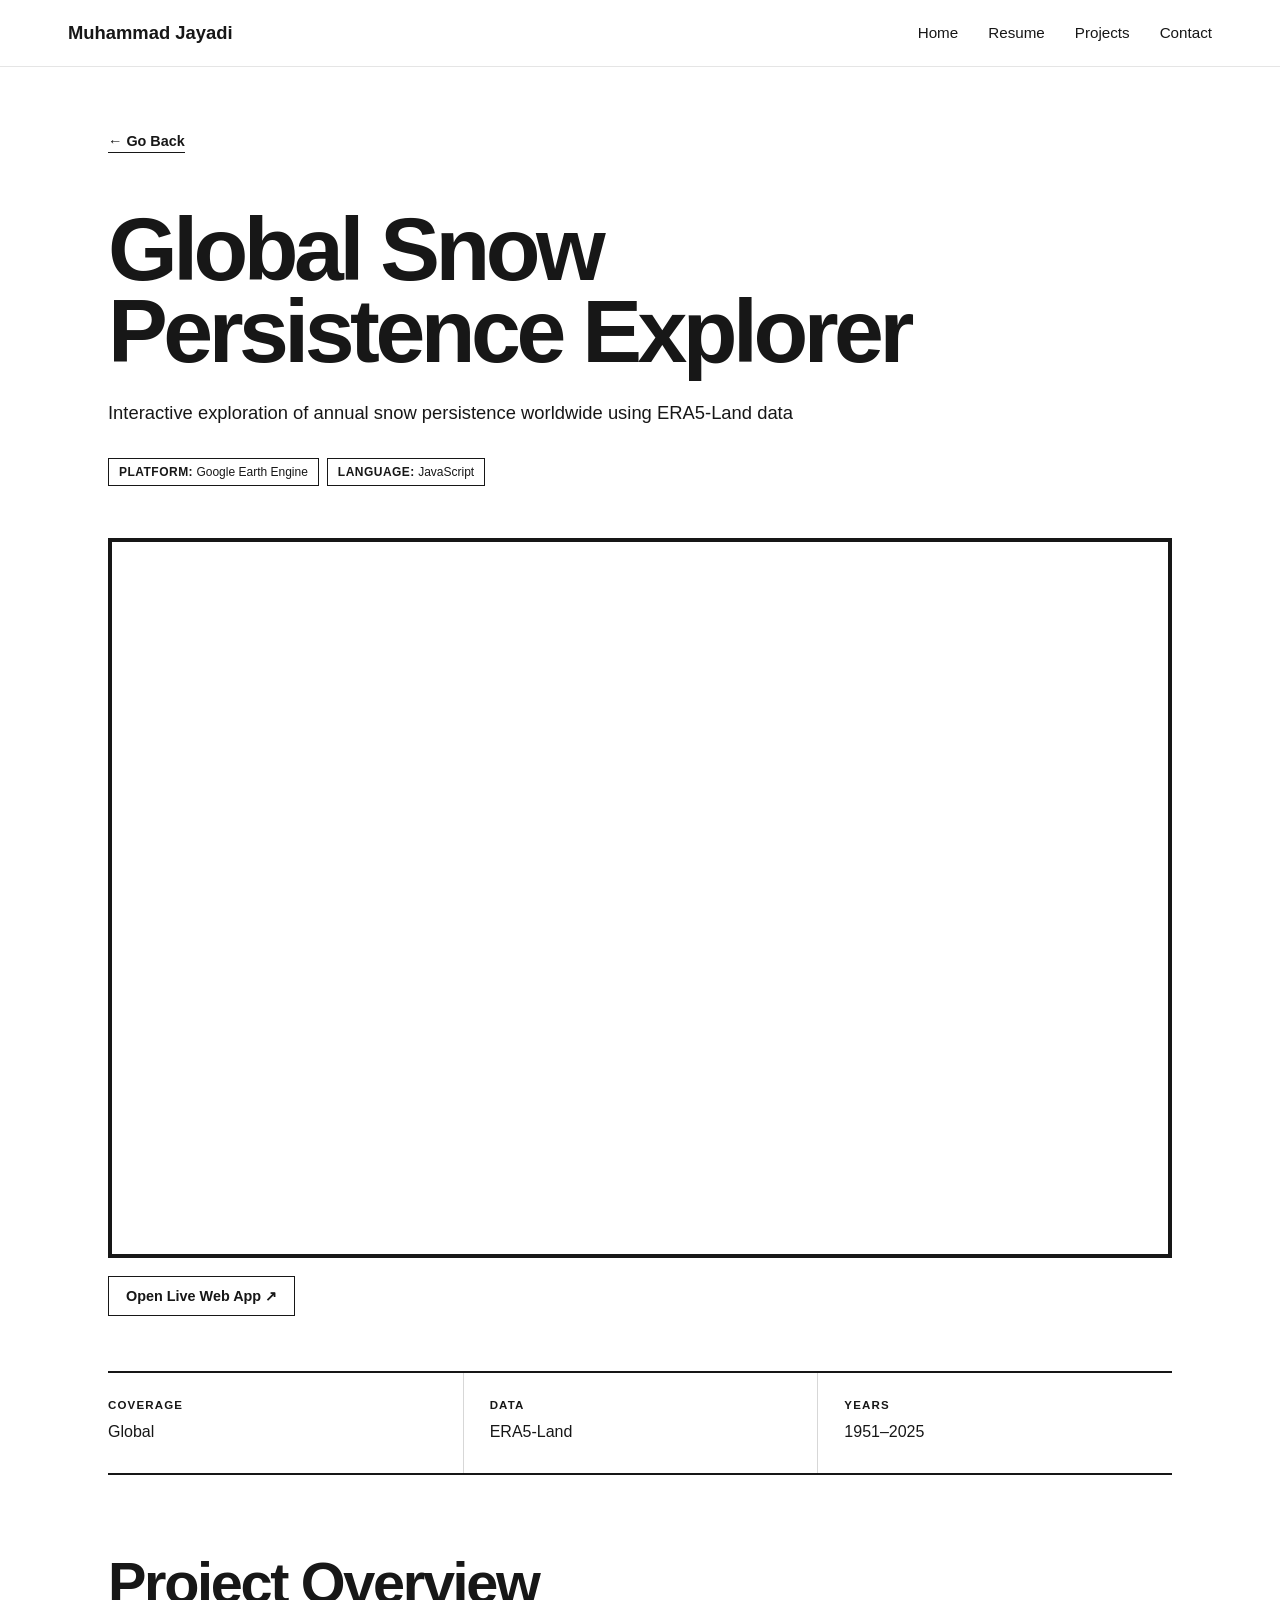
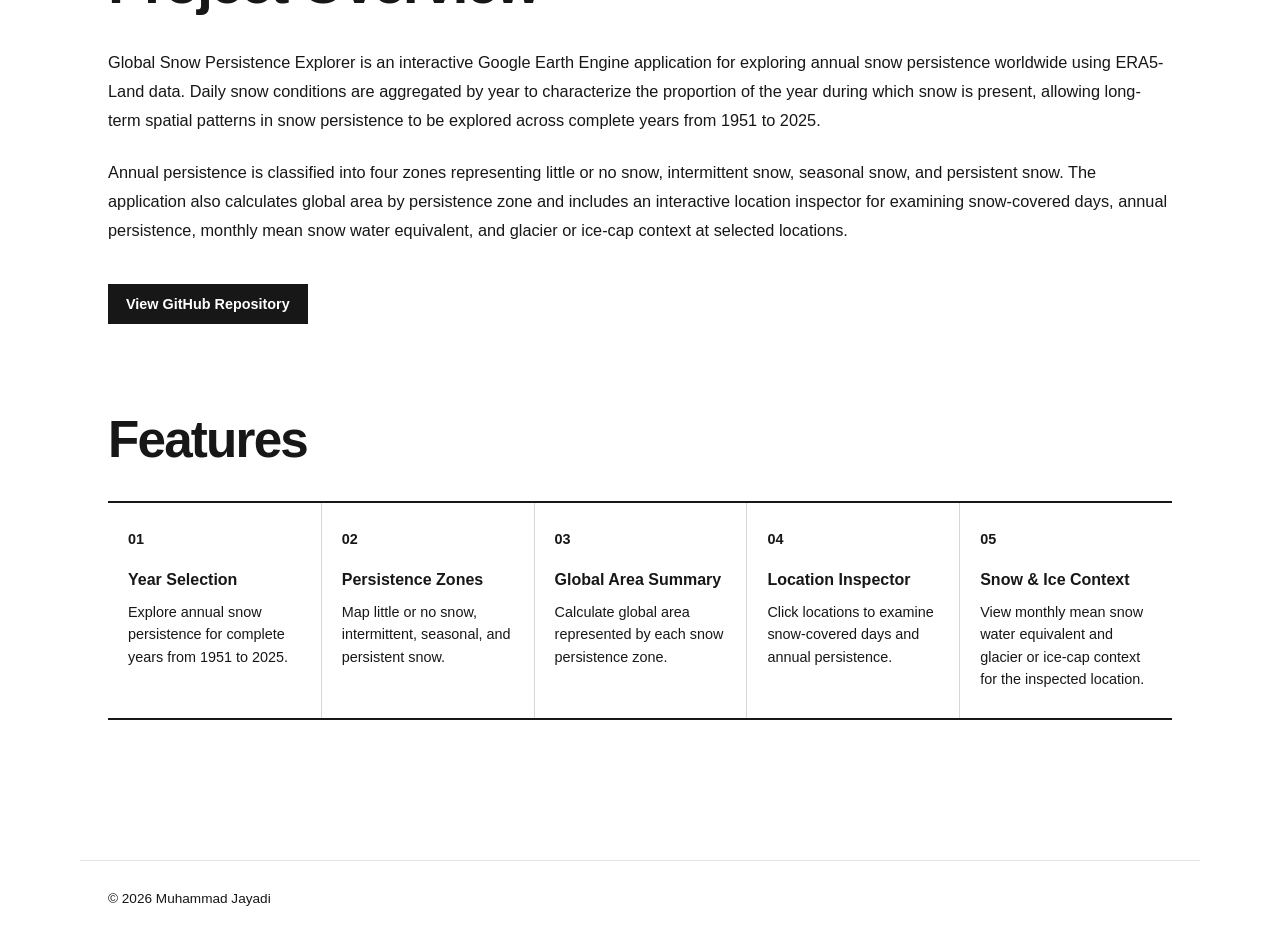
<file: global-snow-persistence-explorer.html>
<!DOCTYPE html>
<html lang="en">

<head>
  <meta charset="UTF-8">
  <meta name="viewport" content="width=device-width, initial-scale=1.0">

  <title>Global Snow Persistence Explorer | Muhammad Jayadi</title>

  <link rel="stylesheet" href="styles.css">

  <style>

    .case-study {
      max-width: 1120px;
      margin: 0 auto;
      padding: 65px 28px 120px;
    }

    .case-back {
      display: inline-block;
      margin-bottom: 55px;
      font-size: 0.9rem;
      font-weight: 700;
      border-bottom: 1px solid #171717;
      padding-bottom: 3px;
    }

    .case-back:hover {
      opacity: 0.55;
    }

    .case-hero {
      max-width: 950px;
      margin-bottom: 52px;
    }

    .case-hero h1 {
      font-size: clamp(3.7rem, 7vw, 6.8rem);
      line-height: 0.92;
      letter-spacing: -0.05em;
      font-weight: 800;
      margin-bottom: 25px;
    }

    .case-subtitle {
      max-width: 820px;
      font-size: 1.15rem;
      line-height: 1.65;
    }

    .case-metadata {
      display: flex;
      flex-wrap: wrap;
      gap: 8px;
      margin-top: 30px;
    }

    .case-tag {
      border: 1px solid #171717;
      padding: 7px 10px;
      font-size: 0.75rem;
      line-height: 1;
    }

    .case-tag strong {
      font-weight: 800;
      letter-spacing: 0.04em;
    }

    .app-embed {
      width: 100%;
      height: 720px;
      border: 4px solid #171717;
      background: #ffffff;
      overflow: hidden;
      margin-bottom: 18px;
    }

    .app-embed iframe {
      display: block;
      width: 100%;
      height: 100%;
      border: 0;
    }

    .app-action {
      margin-bottom: 55px;
    }

    .app-action a {
      display: inline-block;
      border: 1px solid #171717;
      padding: 11px 17px;
      font-size: 0.9rem;
      font-weight: 700;
      transition:
        background 0.2s ease,
        color 0.2s ease;
    }

    .app-action a:hover {
      background: #171717;
      color: #ffffff;
    }

    .case-snapshot {
      display: grid;
      grid-template-columns: repeat(3, minmax(0, 1fr));
      border-top: 2px solid #171717;
      border-bottom: 2px solid #171717;
      margin-bottom: 80px;
    }

    .snapshot-item {
      padding: 26px 26px 28px 0;
    }

    .snapshot-item + .snapshot-item {
      border-left: 1px solid #d7d7d7;
      padding-left: 26px;
    }

    .snapshot-label {
      font-size: 0.72rem;
      font-weight: 800;
      letter-spacing: 0.1em;
      margin-bottom: 9px;
    }

    .snapshot-value {
      font-size: 1rem;
      line-height: 1.55;
    }

    .case-overview {
      width: 100%;
      margin-bottom: 90px;
    }

    .case-overview h2 {
      font-size: clamp(2.5rem, 4.5vw, 4rem);
      line-height: 1;
      letter-spacing: -0.04em;
      margin-bottom: 35px;
    }

    .overview-text {
      width: 100%;
    }

    .overview-text p {
      font-size: 1.02rem;
      line-height: 1.8;
    }

    .overview-text p + p {
      margin-top: 22px;
    }

    .overview-action {
      margin-top: 38px;
    }

    .overview-action a {
      display: inline-block;
      background: #171717;
      color: #ffffff;
      border: 1px solid #171717;
      padding: 11px 17px;
      font-size: 0.9rem;
      font-weight: 700;
      transition:
        background 0.2s ease,
        color 0.2s ease;
    }

    .overview-action a:hover {
      background: #ffffff;
      color: #171717;
    }

    .features-section {
      margin-bottom: 20px;
    }

    .features-heading {
      margin-bottom: 36px;
    }

    .features-heading h2 {
      font-size: clamp(2.3rem, 4vw, 3.8rem);
      line-height: 1;
      letter-spacing: -0.035em;
    }

    .features-grid {
      display: grid;
      grid-template-columns: repeat(5, minmax(0, 1fr));
      border-top: 2px solid #171717;
      border-bottom: 2px solid #171717;
    }

    .feature-item {
      padding: 25px 20px 28px;
    }

    .feature-item + .feature-item {
      border-left: 1px solid #d7d7d7;
    }

    .feature-number {
      font-size: 0.75rem;
      font-weight: 800;
      margin-bottom: 20px;
    }

    .feature-item h3 {
      font-size: 1rem;
      line-height: 1.3;
      margin-bottom: 10px;
    }

    .feature-item p {
      font-size: 0.9rem;
      line-height: 1.55;
    }

    @media (max-width: 800px) {

      .case-study {
        padding-top: 45px;
      }

      .case-back {
        margin-bottom: 40px;
      }

      .case-hero h1 {
        font-size: clamp(3rem, 13vw, 5rem);
      }

      .app-embed {
        height: 600px;
      }

      .case-snapshot {
        grid-template-columns: 1fr;
      }

      .snapshot-item {
        padding: 22px 0;
      }

      .snapshot-item + .snapshot-item {
        border-left: 0;
        border-top: 1px solid #d7d7d7;
        padding-left: 0;
      }

      .features-grid {
        grid-template-columns: 1fr;
      }

      .feature-item {
        padding-left: 0;
        padding-right: 0;
      }

      .feature-item + .feature-item {
        border-left: 0;
        border-top: 1px solid #d7d7d7;
      }

    }

  </style>

</head>


<body>

  <!-- Navigation -->

  <header class="site-header">

    <nav class="navbar">

      <a class="site-name" href="index.html">
        Muhammad Jayadi
      </a>

      <ul class="nav-links">
        <li><a href="index.html">Home</a></li>
        <li><a href="resume.html">Resume</a></li>
        <li><a href="projects.html">Projects</a></li>
        <li><a href="contact.html">Contact</a></li>
      </ul>

    </nav>

  </header>


  <main class="case-study">

    <!-- Go Back -->

    <a
      class="case-back"
      href="projects.html"
    >
      ← Go Back
    </a>


    <!-- Hero -->

    <section class="case-hero">

      <h1>
        Global Snow Persistence Explorer
      </h1>

      <p class="case-subtitle">
        Interactive exploration of annual snow persistence worldwide using
        ERA5-Land data
      </p>


      <div class="case-metadata">

        <span class="case-tag">
          <strong>PLATFORM:</strong> Google Earth Engine
        </span>

        <span class="case-tag">
          <strong>LANGUAGE:</strong> JavaScript
        </span>

      </div>

    </section>


    <!-- Live Web App -->

    <div class="app-embed">

      <iframe
        src="https://muhammadihsanjayadi34.users.earthengine.app/view/global-snow-persistence-explorer"
        title="Global Snow Persistence Explorer"
        loading="lazy"
        allowfullscreen>
      </iframe>

    </div>


    <div class="app-action">

      <a
        href="https://muhammadihsanjayadi34.users.earthengine.app/view/global-snow-persistence-explorer"
        target="_blank"
        rel="noopener noreferrer"
      >
        Open Live Web App ↗
      </a>

    </div>


    <!-- Snapshot -->

    <section class="case-snapshot">

      <div class="snapshot-item">

        <p class="snapshot-label">
          COVERAGE
        </p>

        <p class="snapshot-value">
          Global
        </p>

      </div>


      <div class="snapshot-item">

        <p class="snapshot-label">
          DATA
        </p>

        <p class="snapshot-value">
          ERA5-Land
        </p>

      </div>


      <div class="snapshot-item">

        <p class="snapshot-label">
          YEARS
        </p>

        <p class="snapshot-value">
          1951–2025
        </p>

      </div>

    </section>


    <!-- Project Overview -->

    <section class="case-overview">

      <h2>
        Project Overview
      </h2>


      <div class="overview-text">

        <p>
          Global Snow Persistence Explorer is an interactive Google Earth
          Engine application for exploring annual snow persistence worldwide
          using ERA5-Land data. Daily snow conditions are aggregated by year
          to characterize the proportion of the year during which snow is
          present, allowing long-term spatial patterns in snow persistence to
          be explored across complete years from 1951 to 2025.
        </p>

        <p>
          Annual persistence is classified into four zones representing
          little or no snow, intermittent snow, seasonal snow, and persistent
          snow. The application also calculates global area by persistence
          zone and includes an interactive location inspector for examining
          snow-covered days, annual persistence, monthly mean snow water
          equivalent, and glacier or ice-cap context at selected locations.
        </p>

      </div>


      <div class="overview-action">

        <a
          href="https://github.com/muhammadihsanjayadi/global-snow-persistence-explorer"
          target="_blank"
          rel="noopener noreferrer"
        >
          View GitHub Repository
        </a>

      </div>

    </section>


    <!-- Features -->

    <section class="features-section">

      <div class="features-heading">

        <h2>
          Features
        </h2>

      </div>


      <div class="features-grid">

        <article class="feature-item">

          <p class="feature-number">
            01
          </p>

          <h3>
            Year Selection
          </h3>

          <p>
            Explore annual snow persistence for complete years from 1951
            to 2025.
          </p>

        </article>


        <article class="feature-item">

          <p class="feature-number">
            02
          </p>

          <h3>
            Persistence Zones
          </h3>

          <p>
            Map little or no snow, intermittent, seasonal, and persistent
            snow.
          </p>

        </article>


        <article class="feature-item">

          <p class="feature-number">
            03
          </p>

          <h3>
            Global Area Summary
          </h3>

          <p>
            Calculate global area represented by each snow persistence zone.
          </p>

        </article>


        <article class="feature-item">

          <p class="feature-number">
            04
          </p>

          <h3>
            Location Inspector
          </h3>

          <p>
            Click locations to examine snow-covered days and annual
            persistence.
          </p>

        </article>


        <article class="feature-item">

          <p class="feature-number">
            05
          </p>

          <h3>
            Snow &amp; Ice Context
          </h3>

          <p>
            View monthly mean snow water equivalent and glacier or ice-cap
            context for the inspected location.
          </p>

        </article>

      </div>

    </section>

  </main>


  <!-- Footer -->

  <footer class="site-footer">
    <p>© 2026 Muhammad Jayadi</p>
  </footer>

</body>

</html>
</file>
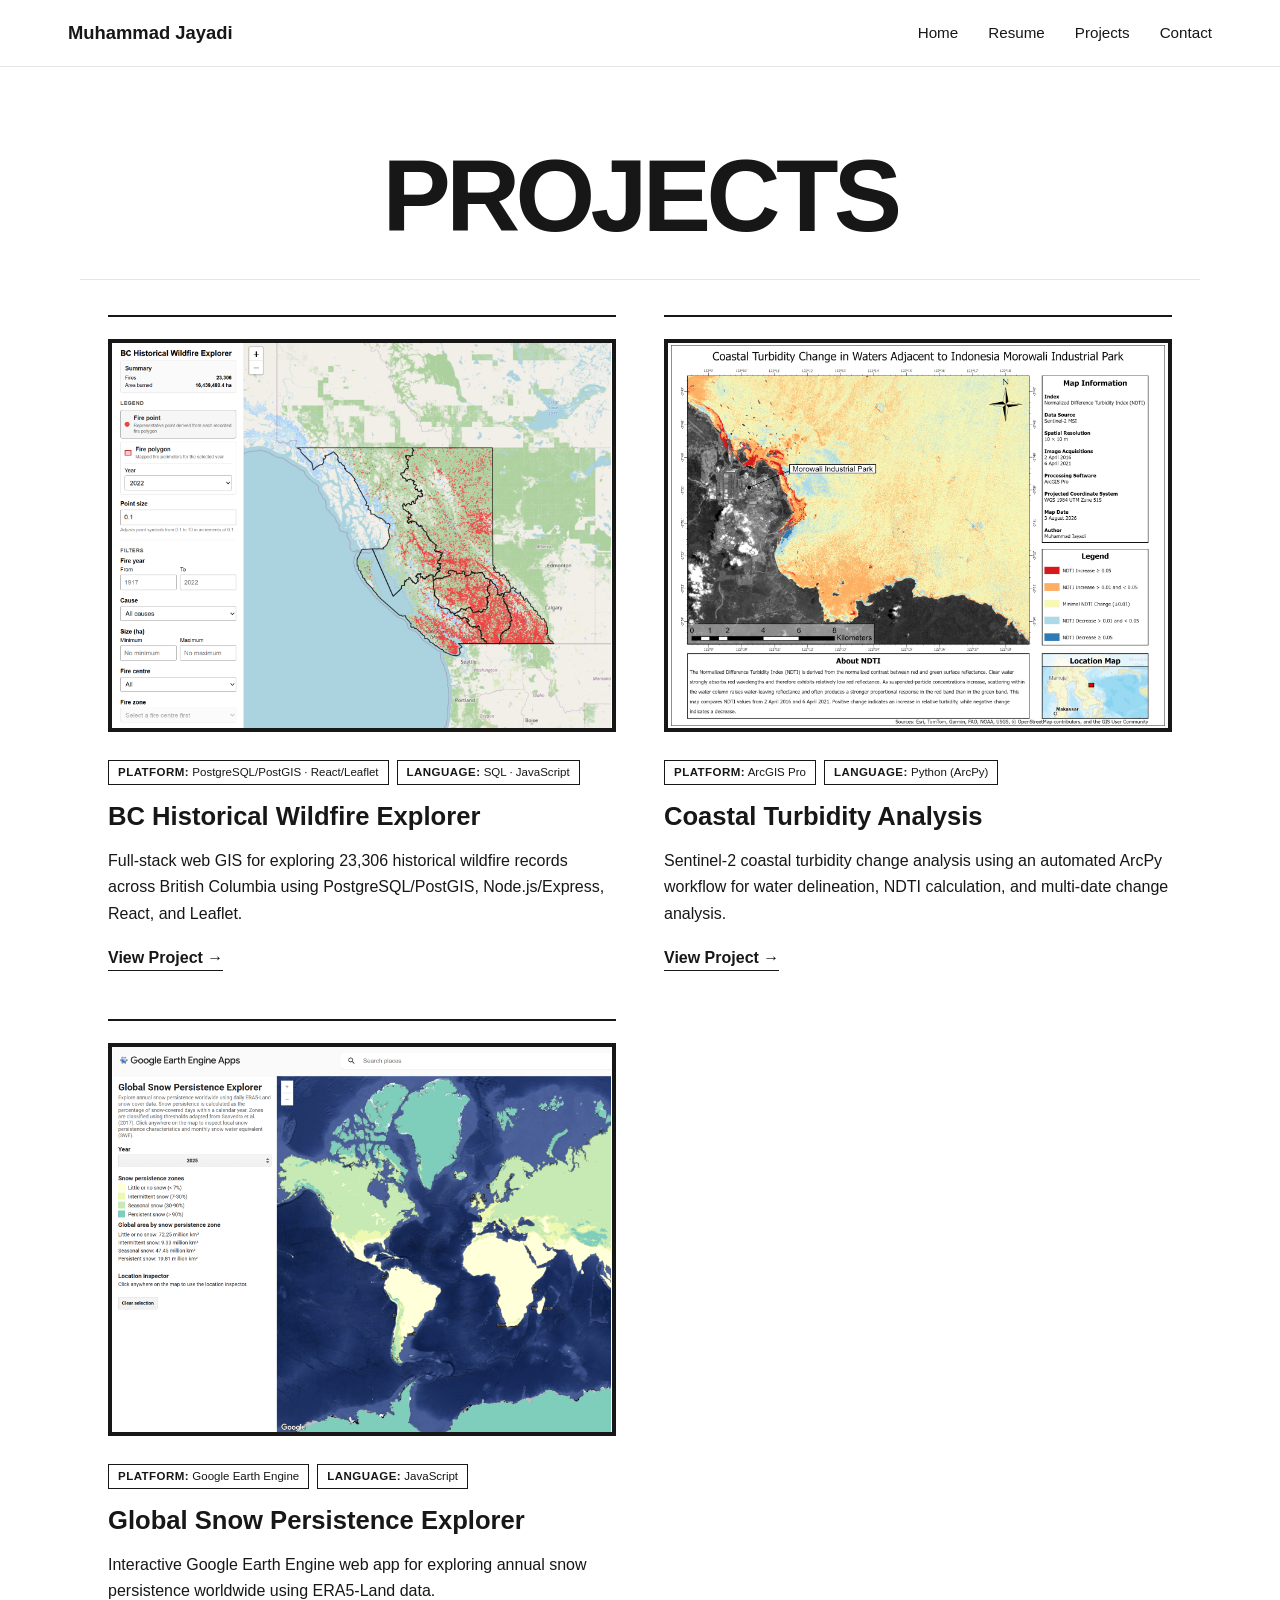
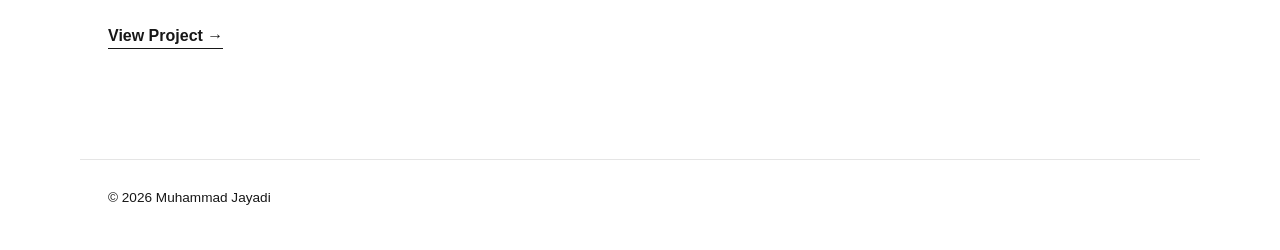
<file: projects.html>
<!DOCTYPE html>
<html lang="en">

<head>
  <meta charset="UTF-8">
  <meta name="viewport" content="width=device-width, initial-scale=1.0">

  <title>Projects | Muhammad Jayadi</title>

  <link rel="stylesheet" href="styles.css">

  <style>

    .portfolio-index-heading {
      max-width: 1120px;
      margin: 0 auto;
      padding: 80px 28px 35px;
      text-align: center;
    }

    .portfolio-index-heading h1 {
      font-size: clamp(4rem, 8vw, 7rem);
      line-height: 0.95;
      letter-spacing: -0.045em;
      font-weight: 800;
    }

    .portfolio-index-grid {
      padding-top: 35px;
    }

    .project-metadata {
      display: flex;
      flex-wrap: wrap;
      gap: 8px;
      margin-bottom: 16px;
    }

    .metadata-tag {
      display: inline-block;
      border: 1px solid #171717;
      padding: 6px 9px;
      font-size: 0.72rem;
      line-height: 1;
    }

    .metadata-tag strong {
      font-weight: 800;
      letter-spacing: 0.04em;
    }

    @media (max-width: 800px) {

      .portfolio-index-heading {
        padding-top: 60px;
        padding-bottom: 25px;
      }

      .portfolio-index-grid {
        padding-top: 25px;
      }

    }

  </style>

</head>


<body>

  <!-- Navigation -->

  <header class="site-header">

    <nav class="navbar">

      <a class="site-name" href="index.html">
        Muhammad Jayadi
      </a>

      <ul class="nav-links">
        <li><a href="index.html">Home</a></li>
        <li><a href="resume.html">Resume</a></li>
        <li><a href="projects.html">Projects</a></li>
        <li><a href="contact.html">Contact</a></li>
      </ul>

    </nav>

  </header>


  <main>

    <!-- Page Heading -->

    <section class="portfolio-index-heading">
      <h1>PROJECTS</h1>
    </section>


    <!-- Projects Grid -->

    <section class="projects-section portfolio-index-grid">

      <div class="projects-grid">


        <!-- BC Historical Wildfire Explorer -->

        <article class="project-card">

          <a
            class="project-image"
            href="bc-historical-wildfire-explorer.html"
          >

            <img
              src="images/bc_historical_wildfire_explorer.png"
              alt="BC Historical Wildfire Explorer web GIS showing historical wildfire records and fire-management boundaries"
            >

          </a>


          <div class="project-content">

            <div class="project-metadata">

              <span class="metadata-tag">
                <strong>PLATFORM:</strong> PostgreSQL/PostGIS · React/Leaflet
              </span>

              <span class="metadata-tag">
                <strong>LANGUAGE:</strong> SQL · JavaScript
              </span>

            </div>


            <h3>
              BC Historical Wildfire Explorer
            </h3>

            <p>
              Full-stack web GIS for exploring 23,306 historical wildfire
              records across British Columbia using PostgreSQL/PostGIS,
              Node.js/Express, React, and Leaflet.
            </p>

            <a
              class="project-link"
              href="bc-historical-wildfire-explorer.html"
            >
              View Project →
            </a>

          </div>

        </article>


        <!-- Coastal Turbidity Analysis -->

        <article class="project-card">

          <a
            class="project-image project-image-map"
            href="coastal-turbidity-analysis.html"
          >

            <img
              src="images/morowali_turbidity_map.png"
              alt="Coastal turbidity change map near the Indonesia Morowali Industrial Park"
            >

          </a>


          <div class="project-content">

            <div class="project-metadata">

              <span class="metadata-tag">
                <strong>PLATFORM:</strong> ArcGIS Pro
              </span>

              <span class="metadata-tag">
                <strong>LANGUAGE:</strong> Python (ArcPy)
              </span>

            </div>


            <h3>
              Coastal Turbidity Analysis
            </h3>

            <p>
              Sentinel-2 coastal turbidity change analysis using an automated
              ArcPy workflow for water delineation, NDTI calculation, and
              multi-date change analysis.
            </p>

            <a
              class="project-link"
              href="coastal-turbidity-analysis.html"
            >
              View Project →
            </a>

          </div>

        </article>


        <!-- Global Snow Persistence Explorer -->

        <article class="project-card">

          <a
            class="project-image"
            href="global-snow-persistence-explorer.html"
          >

            <img
              src="images/snow_persistence_explorer.png"
              alt="Global Snow Persistence Explorer Google Earth Engine web app"
            >

          </a>


          <div class="project-content">

            <div class="project-metadata">

              <span class="metadata-tag">
                <strong>PLATFORM:</strong> Google Earth Engine
              </span>

              <span class="metadata-tag">
                <strong>LANGUAGE:</strong> JavaScript
              </span>

            </div>


            <h3>
              Global Snow Persistence Explorer
            </h3>

            <p>
              Interactive Google Earth Engine web app for exploring annual
              snow persistence worldwide using ERA5-Land data.
            </p>

            <a
              class="project-link"
              href="global-snow-persistence-explorer.html"
            >
              View Project →
            </a>

          </div>

        </article>


      </div>

    </section>

  </main>


  <!-- Footer -->

  <footer class="site-footer">
    <p>© 2026 Muhammad Jayadi</p>
  </footer>

</body>

</html>
</file>
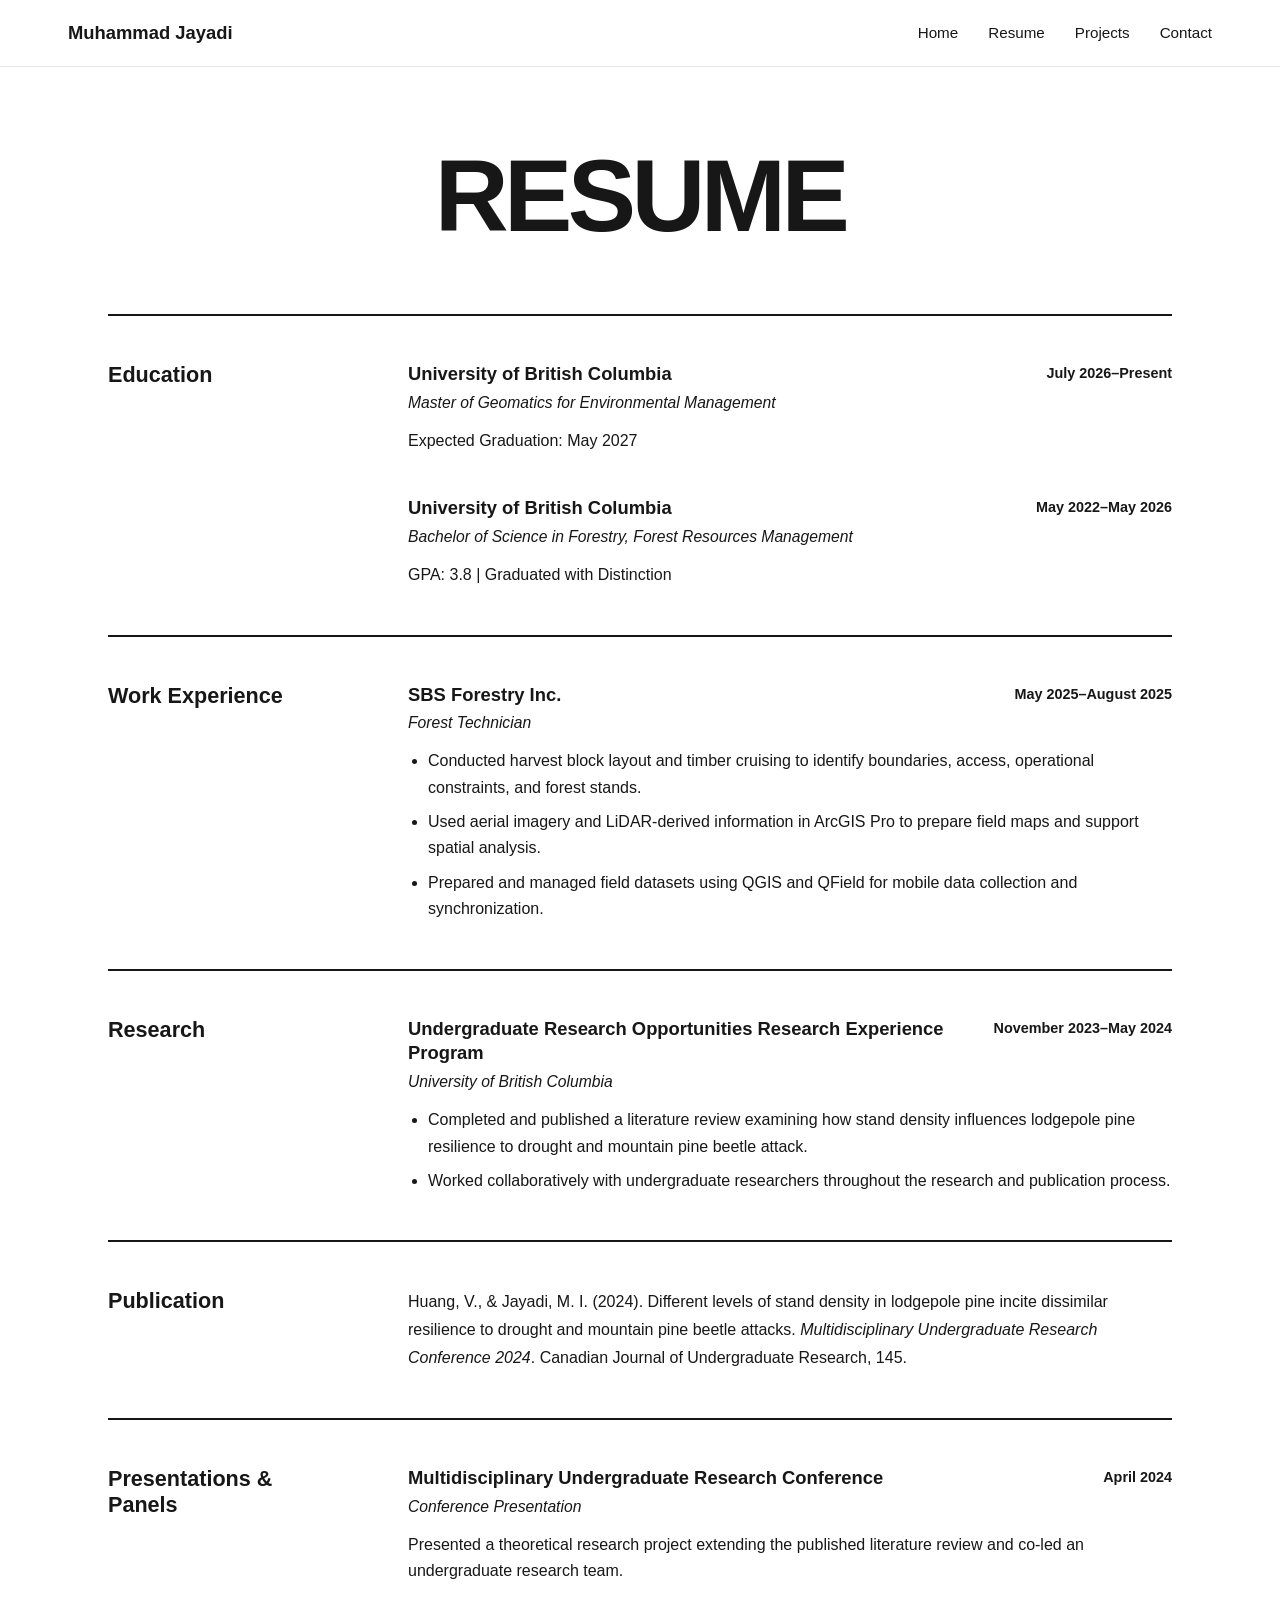
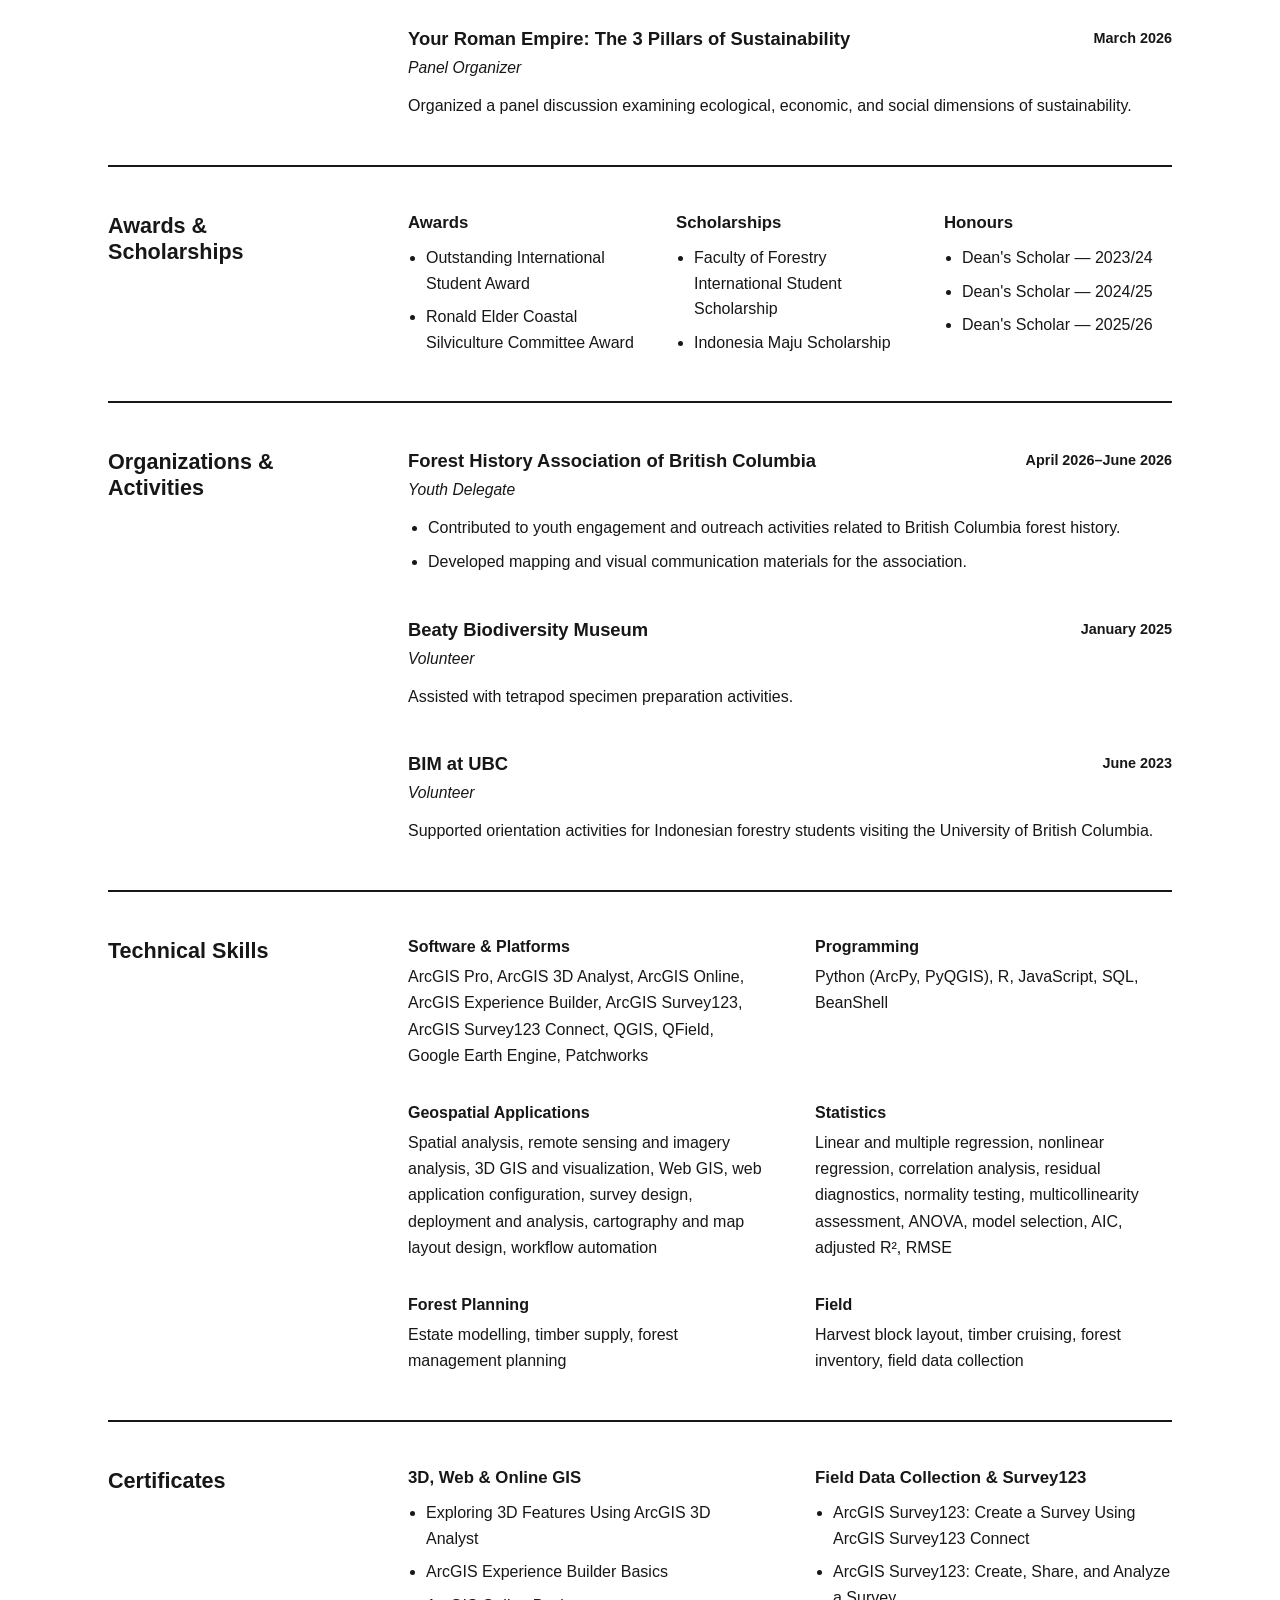
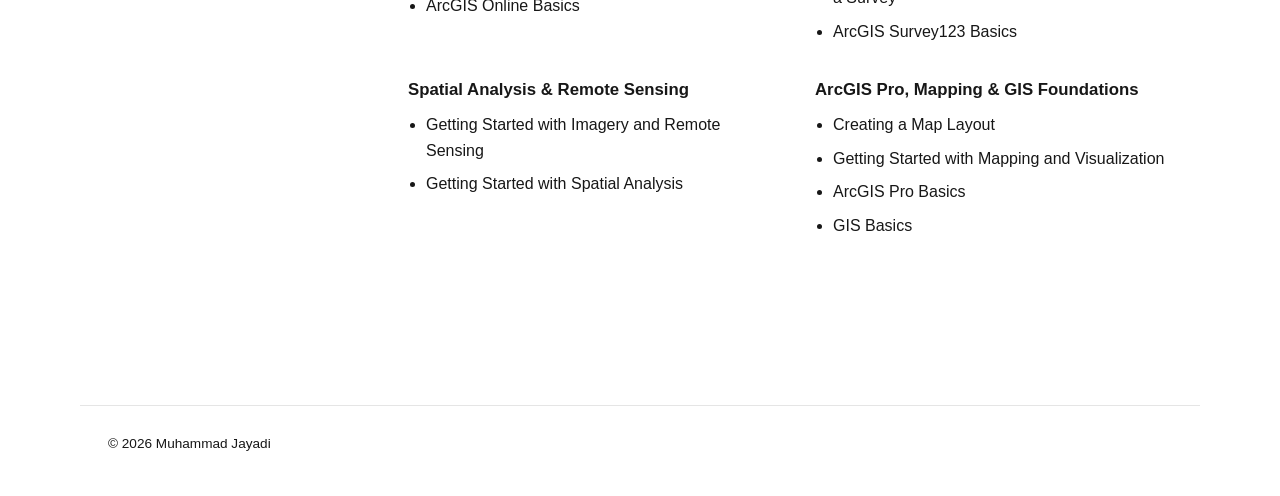
<file: resume.html>
<!DOCTYPE html>
<html lang="en">

<head>
  <meta charset="UTF-8">
  <meta name="viewport" content="width=device-width, initial-scale=1.0">

  <title>Resume | Muhammad Jayadi</title>

  <link rel="stylesheet" href="styles.css">
</head>


<body>

  <!-- Navigation -->

  <header class="site-header">

    <nav class="navbar">

      <a class="site-name" href="index.html">
        Muhammad Jayadi
      </a>

      <ul class="nav-links">
        <li><a href="index.html">Home</a></li>
        <li><a href="resume.html">Resume</a></li>
        <li><a href="projects.html">Projects</a></li>
        <li><a href="contact.html">Contact</a></li>
      </ul>

    </nav>

  </header>


  <main class="resume-page">

    <!-- Heading -->

    <section class="resume-heading">

      <h1>
        RESUME
      </h1>

    </section>


    <!-- Education -->

    <section class="resume-section">

      <h2>
        Education
      </h2>


      <div class="resume-section-content">

        <article class="resume-entry">

          <div class="resume-entry-heading">

            <div>

              <h3>
                University of British Columbia
              </h3>

              <p class="resume-role">
                Master of Geomatics for Environmental Management
              </p>

            </div>

            <p class="resume-date">
              July 2026–Present
            </p>

          </div>

          <p>
            Expected Graduation: May 2027
          </p>

        </article>


        <article class="resume-entry">

          <div class="resume-entry-heading">

            <div>

              <h3>
                University of British Columbia
              </h3>

              <p class="resume-role">
                Bachelor of Science in Forestry, Forest Resources Management
              </p>

            </div>

            <p class="resume-date">
              May 2022–May 2026
            </p>

          </div>

          <p>
            GPA: 3.8 | Graduated with Distinction
          </p>

        </article>

      </div>

    </section>


    <!-- Work Experience -->

    <section class="resume-section">

      <h2>
        Work Experience
      </h2>


      <div class="resume-section-content">

        <article class="resume-entry">

          <div class="resume-entry-heading">

            <div>

              <h3>
                SBS Forestry Inc.
              </h3>

              <p class="resume-role">
                Forest Technician
              </p>

            </div>

            <p class="resume-date">
              May 2025–August 2025
            </p>

          </div>

          <ul>
            <li>
              Conducted harvest block layout and timber cruising to identify
              boundaries, access, operational constraints, and forest stands.
            </li>

            <li>
              Used aerial imagery and LiDAR-derived information in ArcGIS Pro
              to prepare field maps and support spatial analysis.
            </li>

            <li>
              Prepared and managed field datasets using QGIS and QField for
              mobile data collection and synchronization.
            </li>
          </ul>

        </article>

      </div>

    </section>


    <!-- Research -->

    <section class="resume-section">

      <h2>
        Research
      </h2>


      <div class="resume-section-content">

        <article class="resume-entry">

          <div class="resume-entry-heading">

            <div>

              <h3>
                Undergraduate Research Opportunities Research Experience Program
              </h3>

              <p class="resume-role">
                University of British Columbia
              </p>

            </div>

            <p class="resume-date">
              November 2023–May 2024
            </p>

          </div>

          <ul>
            <li>
              Completed and published a literature review examining how stand
              density influences lodgepole pine resilience to drought and
              mountain pine beetle attack.
            </li>

            <li>
              Worked collaboratively with undergraduate researchers throughout
              the research and publication process.
            </li>
          </ul>

        </article>

      </div>

    </section>


    <!-- Publication -->

    <section class="resume-section">

      <h2>
        Publication
      </h2>


      <div class="resume-section-content">

        <article class="resume-entry publication-entry">

          <p>
            Huang, V., &amp; Jayadi, M. I. (2024). Different levels of stand
            density in lodgepole pine incite dissimilar resilience to drought
            and mountain pine beetle attacks.
            <em>Multidisciplinary Undergraduate Research Conference 2024</em>.
            Canadian Journal of Undergraduate Research, 145.
          </p>

        </article>

      </div>

    </section>


    <!-- Presentations & Panels -->

    <section class="resume-section">

      <h2>
        Presentations &amp; Panels
      </h2>


      <div class="resume-section-content">

        <article class="resume-entry">

          <div class="resume-entry-heading">

            <div>

              <h3>
                Multidisciplinary Undergraduate Research Conference
              </h3>

              <p class="resume-role">
                Conference Presentation
              </p>

            </div>

            <p class="resume-date">
              April 2024
            </p>

          </div>

          <p>
            Presented a theoretical research project extending the published
            literature review and co-led an undergraduate research team.
          </p>

        </article>


        <article class="resume-entry">

          <div class="resume-entry-heading">

            <div>

              <h3>
                Your Roman Empire: The 3 Pillars of Sustainability
              </h3>

              <p class="resume-role">
                Panel Organizer
              </p>

            </div>

            <p class="resume-date">
              March 2026
            </p>

          </div>

          <p>
            Organized a panel discussion examining ecological, economic, and
            social dimensions of sustainability.
          </p>

        </article>

      </div>

    </section>


    <!-- Awards & Scholarships -->

    <section class="resume-section">

      <h2>
        Awards &amp; Scholarships
      </h2>


      <div class="resume-section-content resume-groups">

        <div>

          <h3>
            Awards
          </h3>

          <ul>
            <li>Outstanding International Student Award</li>
            <li>Ronald Elder Coastal Silviculture Committee Award</li>
          </ul>

        </div>


        <div>

          <h3>
            Scholarships
          </h3>

          <ul>
            <li>Faculty of Forestry International Student Scholarship</li>
            <li>Indonesia Maju Scholarship</li>
          </ul>

        </div>


        <div>

          <h3>
            Honours
          </h3>

          <ul>
            <li>Dean's Scholar — 2023/24</li>
            <li>Dean's Scholar — 2024/25</li>
            <li>Dean's Scholar — 2025/26</li>
          </ul>

        </div>

      </div>

    </section>


    <!-- Organizations & Activities -->

    <section class="resume-section">

      <h2>
        Organizations &amp; Activities
      </h2>


      <div class="resume-section-content">

        <article class="resume-entry">

          <div class="resume-entry-heading">

            <div>

              <h3>
                Forest History Association of British Columbia
              </h3>

              <p class="resume-role">
                Youth Delegate
              </p>

            </div>

            <p class="resume-date">
              April 2026–June 2026
            </p>

          </div>

          <ul>
            <li>
              Contributed to youth engagement and outreach activities related
              to British Columbia forest history.
            </li>

            <li>
              Developed mapping and visual communication materials for the
              association.
            </li>
          </ul>

        </article>


        <article class="resume-entry">

          <div class="resume-entry-heading">

            <div>

              <h3>
                Beaty Biodiversity Museum
              </h3>

              <p class="resume-role">
                Volunteer
              </p>

            </div>

            <p class="resume-date">
              January 2025
            </p>

          </div>

          <p>
            Assisted with tetrapod specimen preparation activities.
          </p>

        </article>


        <article class="resume-entry">

          <div class="resume-entry-heading">

            <div>

              <h3>
                BIM at UBC
              </h3>

              <p class="resume-role">
                Volunteer
              </p>

            </div>

            <p class="resume-date">
              June 2023
            </p>

          </div>

          <p>
            Supported orientation activities for Indonesian forestry students
            visiting the University of British Columbia.
          </p>

        </article>

      </div>

    </section>


    <!-- Technical Skills -->

    <section class="resume-section">

      <h2>
        Technical Skills
      </h2>


      <div class="resume-section-content skills-grid">

        <div>

          <h3>
            Software &amp; Platforms
          </h3>

          <p>
            ArcGIS Pro, ArcGIS 3D Analyst, ArcGIS Online, ArcGIS Experience
            Builder, ArcGIS Survey123, ArcGIS Survey123 Connect, QGIS, QField,
            Google Earth Engine, Patchworks
          </p>

        </div>


        <div>

          <h3>
            Programming
          </h3>

          <p>
            Python (ArcPy, PyQGIS), R, JavaScript, SQL, BeanShell
          </p>

        </div>


        <div>

          <h3>
            Geospatial Applications
          </h3>

          <p>
            Spatial analysis, remote sensing and imagery analysis, 3D GIS and
            visualization, Web GIS, web application configuration, survey
            design, deployment and analysis, cartography and map layout design,
            workflow automation
          </p>

        </div>


        <div>

          <h3>
            Statistics
          </h3>

          <p>
            Linear and multiple regression, nonlinear regression, correlation
            analysis, residual diagnostics, normality testing, multicollinearity
            assessment, ANOVA, model selection, AIC, adjusted R², RMSE
          </p>

        </div>


        <div>

          <h3>
            Forest Planning
          </h3>

          <p>
            Estate modelling, timber supply, forest management planning
          </p>

        </div>


        <div>

          <h3>
            Field
          </h3>

          <p>
            Harvest block layout, timber cruising, forest inventory, field
            data collection
          </p>

        </div>

      </div>

    </section>

    <!-- Certificates -->

    <section class="resume-section">

      <h2>
        Certificates
      </h2>


      <div class="resume-section-content certificate-groups">

        <div class="certificate-group">

          <h3>
            3D, Web &amp; Online GIS
          </h3>

          <ul>
            <li>Exploring 3D Features Using ArcGIS 3D Analyst</li>
            <li>ArcGIS Experience Builder Basics</li>
            <li>ArcGIS Online Basics</li>
          </ul>

        </div>


        <div class="certificate-group">

          <h3>
            Field Data Collection &amp; Survey123
          </h3>

          <ul>
            <li>ArcGIS Survey123: Create a Survey Using ArcGIS Survey123 Connect</li>
            <li>ArcGIS Survey123: Create, Share, and Analyze a Survey</li>
            <li>ArcGIS Survey123 Basics</li>
          </ul>

        </div>


        <div class="certificate-group">

          <h3>
            Spatial Analysis &amp; Remote Sensing
          </h3>

          <ul>
            <li>Getting Started with Imagery and Remote Sensing</li>
            <li>Getting Started with Spatial Analysis</li>
          </ul>

        </div>


        <div class="certificate-group">

          <h3>
            ArcGIS Pro, Mapping &amp; GIS Foundations
          </h3>

          <ul>
            <li>Creating a Map Layout</li>
            <li>Getting Started with Mapping and Visualization</li>
            <li>ArcGIS Pro Basics</li>
            <li>GIS Basics</li>
          </ul>

        </div>

      </div>

    </section>


  </main>


  <!-- Footer -->

  <footer class="site-footer">
    <p>© 2026 Muhammad Jayadi</p>
  </footer>

</body>

</html>
</file>
<file: styles.css>
/* -------------------------------------------------------
   Base
------------------------------------------------------- */

* {
  box-sizing: border-box;
  margin: 0;
  padding: 0;
}

html {
  scroll-behavior: smooth;
}

body {
  font-family: "Segoe UI", Arial, Helvetica, sans-serif;
  background: #ffffff;
  color: #171717;
}

a {
  color: inherit;
  text-decoration: none;
}

img {
  display: block;
  max-width: 100%;
}


/* -------------------------------------------------------
   Navigation
------------------------------------------------------- */

.site-header {
  width: 100%;
  background: #ffffff;
  border-bottom: 1px solid #e5e5e5;
}

.navbar {
  max-width: 1200px;
  margin: 0 auto;
  padding: 22px 28px;

  display: flex;
  align-items: center;
  justify-content: space-between;
}

.site-name {
  font-size: 1.15rem;
  font-weight: 700;
}

.nav-links {
  list-style: none;

  display: flex;
  align-items: center;
  gap: 30px;
}

.nav-links a {
  font-size: 0.95rem;
  padding-bottom: 4px;

  border-bottom: 2px solid transparent;

  transition: border-color 0.2s ease;
}

.nav-links a:hover {
  border-bottom-color: #171717;
}


/* -------------------------------------------------------
   Hero
------------------------------------------------------- */

.hero {
  max-width: 1200px;
  margin: 0 auto;
  padding: 80px 28px 100px;

  display: grid;
  grid-template-columns:
    minmax(300px, 0.9fr)
    minmax(0, 1.2fr);

  gap: 72px;
  align-items: center;
}

.hero-image img {
  width: 100%;
  aspect-ratio: 4 / 5;

  object-fit: cover;
  object-position: center;
}

.hero-content h1 {
  font-size: clamp(2.8rem, 4.5vw, 4.8rem);
  line-height: 1;
  letter-spacing: -0.04em;
  font-weight: 800;
  margin-bottom: 30px;
  white-space: nowrap;
}

@media (max-width: 800px) {
  .hero-content h1 {
    white-space: normal;
  }
}

.hero-intro {
  max-width: 720px;

  font-size: 1.1rem;
  line-height: 1.7;
}

.hero-links {
  display: flex;
  flex-wrap: wrap;

  gap: 12px;
  margin: 32px 0;
}

.hero-links a {
  border: 1px solid #171717;

  padding: 11px 18px;

  font-size: 0.95rem;
  font-weight: 600;

  transition:
    background 0.2s ease,
    color 0.2s ease;
}

.hero-links .primary-button {
  background: #171717;
  color: #ffffff;
}

.hero-links a:hover {
  background: #171717;
  color: #ffffff;
}

.hero-interests {
  border-top: 1px solid #dddddd;
  padding-top: 22px;

  font-size: 0.95rem;
  line-height: 1.7;
}


/* -------------------------------------------------------
   Shared
------------------------------------------------------- */

.section-label {
  font-size: 0.8rem;
  font-weight: 700;
  letter-spacing: 0.14em;
}

.section-heading {
  margin-bottom: 46px;
}

.section-heading .section-label {
  margin-bottom: 10px;
}

.section-heading h2 {
  font-size: clamp(2.5rem, 3.7vw, 3.8rem);
  line-height: 1;
  letter-spacing: -0.035em;
}


/* -------------------------------------------------------
   Homepage Projects
------------------------------------------------------- */

.projects-section {
  max-width: 1120px;
  margin: 0 auto;

  padding: 90px 28px 110px;

  border-top: 1px solid #e5e5e5;
}

.projects-grid {
  display: grid;
  grid-template-columns: repeat(2, minmax(0, 1fr));

  gap: 48px;
}

.project-card {
  border-top: 2px solid #171717;
  padding-top: 22px;
}

.project-image {
  display: block;

  width: 100%;
  aspect-ratio: 11 / 8.5;

  overflow: hidden;

  margin-bottom: 28px;

  background: #ffffff;
  border: 4px solid #171717;
}

.project-image img,
.project-image-map img {
  width: 100%;
  height: 100%;

  object-fit: contain;
  object-position: center;

  transition: opacity 0.25s ease;
}

.project-image:hover img {
  opacity: 0.92;
}

.project-type {
  font-size: 0.78rem;
  font-weight: 700;

  letter-spacing: 0.08em;
  text-transform: uppercase;

  margin-bottom: 14px;
}

.project-card h3 {
  font-size: 1.6rem;
  line-height: 1.2;

  margin-bottom: 16px;
}

.project-card p {
  font-size: 1rem;
  line-height: 1.65;
}

.project-link {
  display: inline-block;

  margin-top: 22px;

  font-weight: 700;

  border-bottom: 1px solid #171717;
  padding-bottom: 3px;
}

.project-link:hover {
  opacity: 0.55;
}


/* -------------------------------------------------------
   Contact Section
------------------------------------------------------- */

.contact-section {
  max-width: 1120px;
  margin: 0 auto;

  padding: 90px 28px;

  border-top: 1px solid #e5e5e5;
}

.contact-section .section-label {
  margin-bottom: 12px;
}

.contact-section h2 {
  font-size: clamp(2.5rem, 4vw, 4rem);
  line-height: 1;

  letter-spacing: -0.035em;

  margin-bottom: 24px;
}

.contact-text {
  font-size: 1.05rem;
  line-height: 1.7;

  margin-bottom: 28px;
}

.contact-links {
  display: flex;
  flex-wrap: wrap;

  gap: 12px;
}

.contact-links a {
  border: 1px solid #171717;

  padding: 11px 18px;

  font-size: 0.95rem;
  font-weight: 600;
}

.contact-links a:hover {
  background: #171717;
  color: #ffffff;
}


/* -------------------------------------------------------
   Resume
------------------------------------------------------- */

.resume-page {
  max-width: 1120px;
  margin: 0 auto;

  padding: 80px 28px 120px;
}

.resume-heading {
  text-align: center;

  padding-bottom: 70px;
}

.resume-heading h1 {
  font-size: clamp(4rem, 8vw, 7rem);
  line-height: 0.95;

  letter-spacing: -0.045em;
  font-weight: 800;
}

.resume-section {
  display: grid;
  grid-template-columns: 240px minmax(0, 1fr);

  gap: 60px;

  padding: 46px 0;

  border-top: 2px solid #171717;
}

.resume-section h2 {
  font-size: 1.35rem;
  line-height: 1.2;
}

.resume-section-content {
  min-width: 0;
}

.resume-entry + .resume-entry {
  margin-top: 42px;
}

.resume-entry-heading {
  display: flex;
  justify-content: space-between;
  align-items: flex-start;

  gap: 30px;

  margin-bottom: 12px;
}

.resume-entry h3 {
  font-size: 1.15rem;
  line-height: 1.35;
}

.resume-role {
  margin-top: 3px;

  font-size: 0.98rem;
  font-style: italic;
}

.resume-date {
  flex-shrink: 0;

  font-size: 0.9rem;
  font-weight: 600;

  text-align: right;
}

.resume-entry p {
  line-height: 1.65;
}

.resume-entry ul {
  padding-left: 20px;
  margin-top: 12px;
}

.resume-entry li {
  line-height: 1.65;
}

.resume-entry li + li {
  margin-top: 8px;
}

.publication-entry p {
  font-size: 1rem;
  line-height: 1.75;
}

.resume-groups {
  display: grid;
  grid-template-columns: repeat(3, minmax(0, 1fr));

  gap: 40px;
}

.resume-groups h3 {
  font-size: 1.05rem;
  margin-bottom: 12px;
}

.resume-groups ul {
  padding-left: 18px;
}

.resume-groups li {
  line-height: 1.6;
}

.resume-groups li + li {
  margin-top: 8px;
}


.certificate-groups {
  display: grid;
  grid-template-columns: repeat(2, minmax(0, 1fr));

  gap: 36px 50px;
}

.certificate-group h3 {
  font-size: 1.05rem;
  margin-bottom: 12px;
}

.certificate-group ul {
  padding-left: 18px;
}

.certificate-group li {
  line-height: 1.6;
}

.certificate-group li + li {
  margin-top: 8px;
}

.skills-grid {
  display: grid;
  grid-template-columns: repeat(2, minmax(0, 1fr));

  gap: 34px 50px;
}

.skills-grid h3 {
  font-size: 1rem;
  margin-bottom: 8px;
}

.skills-grid p {
  line-height: 1.65;
}


/* -------------------------------------------------------
   Portfolio Page
------------------------------------------------------- */

.portfolio-page {
  max-width: 1120px;
  margin: 0 auto;

  padding: 80px 28px 120px;
}


/* Portfolio Heading */

.portfolio-heading {
  max-width: 800px;

  margin-bottom: 90px;
}

.portfolio-heading h1 {
  font-size: clamp(4rem, 8vw, 7rem);
  line-height: 0.95;

  letter-spacing: -0.045em;
  font-weight: 800;

  margin-bottom: 28px;
}

.portfolio-heading p {
  max-width: 650px;

  font-size: 1.15rem;
  line-height: 1.7;
}


/* Individual Projects */

.portfolio-project {
  display: grid;
  grid-template-columns: 90px minmax(0, 1fr);

  gap: 50px;

  padding: 70px 0 100px;

  border-top: 3px solid #171717;
}

.portfolio-project-number {
  font-size: 1.1rem;
  font-weight: 800;

  padding-top: 6px;
}

.portfolio-project-main {
  min-width: 0;
}

.portfolio-project-header {
  max-width: 850px;

  margin-bottom: 38px;
}

.portfolio-project-header h2 {
  font-size: clamp(2.3rem, 4vw, 4rem);
  line-height: 1;

  letter-spacing: -0.035em;

  margin-bottom: 15px;
}

.portfolio-project-subtitle {
  max-width: 780px;

  font-size: 1.05rem;
  line-height: 1.6;
}


/* Portfolio Image */

.portfolio-project-image {
  display: block;

  width: 100%;
  aspect-ratio: 11 / 8.5;

  margin-bottom: 42px;

  overflow: hidden;

  border: 4px solid #171717;
  background: #ffffff;
}

.portfolio-project-image img {
  width: 100%;
  height: 100%;

  object-fit: contain;
  object-position: center;

  transition: opacity 0.25s ease;
}

.portfolio-project-image:hover img {
  opacity: 0.92;
}


/* Portfolio Details */

.portfolio-project-details {
  display: grid;
  grid-template-columns: repeat(2, minmax(0, 1fr));

  gap: 60px;

  padding-top: 8px;
}

.portfolio-project-details h3 {
  font-size: 1.05rem;

  margin-bottom: 14px;
}

.portfolio-project-details p {
  line-height: 1.7;
}

.portfolio-project-details p + p {
  margin-top: 14px;
}

.portfolio-project-details ul {
  padding-left: 20px;
}

.portfolio-project-details li {
  line-height: 1.65;
}

.portfolio-project-details li + li {
  margin-top: 7px;
}


/* Result */

.portfolio-result {
  max-width: 800px;

  margin-top: 36px;

  padding-top: 28px;

  border-top: 1px solid #dddddd;

  font-size: 1rem;
  line-height: 1.7;
}


/* Portfolio Links */

.portfolio-project-links {
  display: flex;
  flex-wrap: wrap;

  gap: 12px;

  margin-top: 38px;
}

.portfolio-project-links a {
  padding: 12px 18px;

  border: 1px solid #171717;

  font-size: 0.95rem;
  font-weight: 700;

  transition:
    background 0.2s ease,
    color 0.2s ease;
}

.portfolio-primary-link {
  background: #171717;
  color: #ffffff;
}

.portfolio-project-links a:hover {
  background: #171717;
  color: #ffffff;
}


/* -------------------------------------------------------
   Footer
------------------------------------------------------- */

.site-footer {
  max-width: 1120px;

  margin: 0 auto;

  padding: 30px 28px 45px;

  border-top: 1px solid #e5e5e5;

  font-size: 0.85rem;
}


/* -------------------------------------------------------
   Responsive
------------------------------------------------------- */

@media (max-width: 800px) {

  .navbar {
    align-items: flex-start;
    flex-direction: column;

    gap: 18px;
  }

  .nav-links {
    flex-wrap: wrap;

    gap: 14px 22px;
  }


  /* Hero */

  .hero {
    grid-template-columns: 1fr;

    gap: 42px;

    padding-top: 50px;
    padding-bottom: 70px;
  }

  .hero-image {
    max-width: 520px;
  }

  .hero-content h1 {
    font-size: clamp(3rem, 14vw, 5rem);
  }


  /* Homepage Projects */

  .projects-section {
    padding-top: 70px;
    padding-bottom: 85px;
  }

  .projects-grid {
    grid-template-columns: 1fr;

    gap: 60px;
  }


  /* Resume */

  .resume-page {
    padding-top: 60px;
  }

  .resume-heading {
    padding-bottom: 55px;
  }

  .resume-section {
    grid-template-columns: 1fr;

    gap: 24px;

    padding: 38px 0;
  }

  .resume-entry-heading {
    flex-direction: column;

    gap: 6px;
  }

  .resume-date {
    text-align: left;
  }

  .resume-groups {
    grid-template-columns: 1fr;

    gap: 28px;
  }

  .certificate-groups {
    grid-template-columns: 1fr;

    gap: 28px;
  }


  .skills-grid {
    grid-template-columns: 1fr;

    gap: 28px;
  }


  /* Portfolio */

  .portfolio-page {
    padding-top: 60px;
  }

  .portfolio-heading {
    margin-bottom: 65px;
  }

  .portfolio-project {
    grid-template-columns: 1fr;

    gap: 20px;

    padding: 55px 0 80px;
  }

  .portfolio-project-number {
    font-size: 0.95rem;
  }

  .portfolio-project-details {
    grid-template-columns: 1fr;

    gap: 34px;
  }

}
</file>
